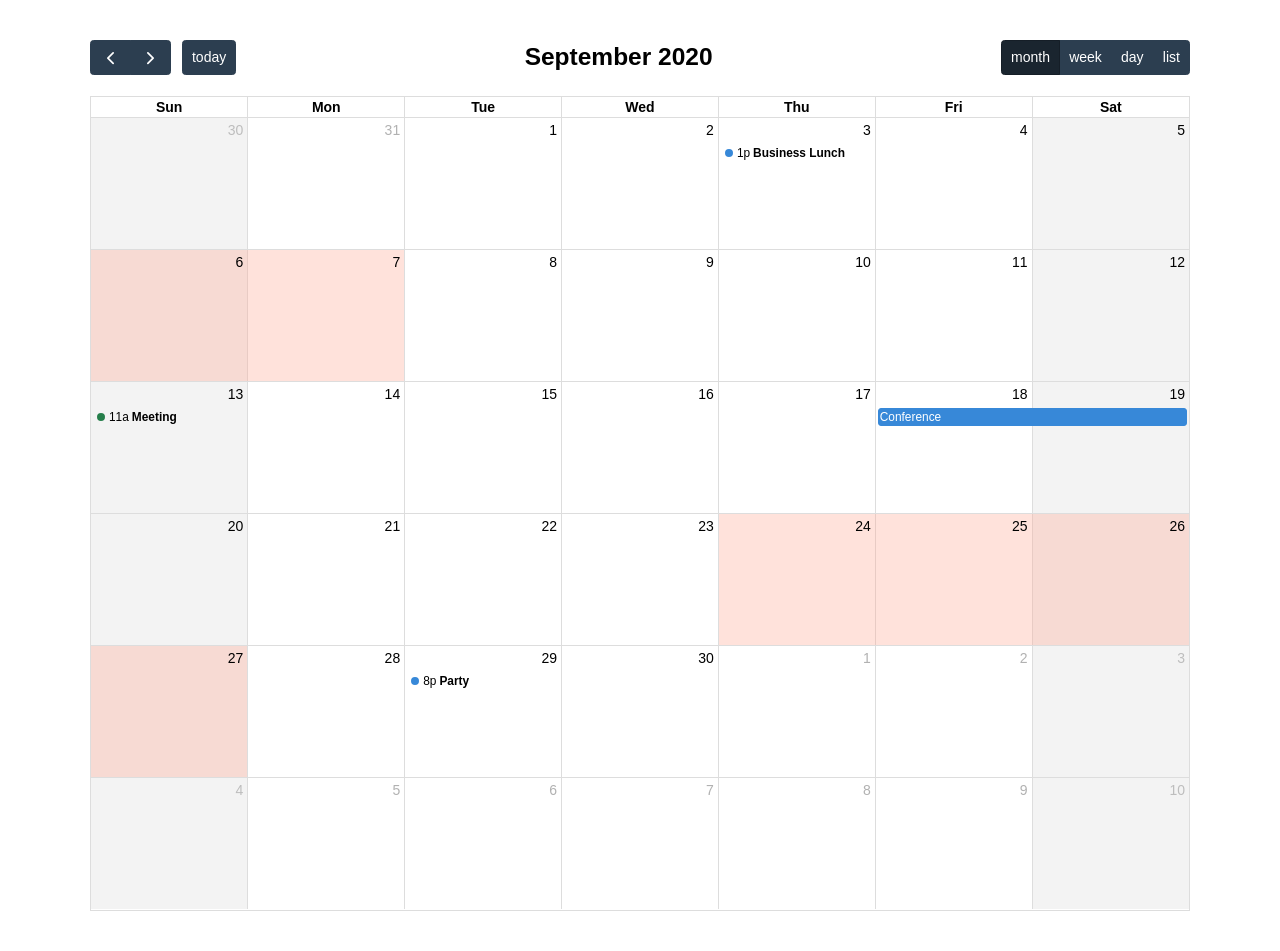
<file: css/fullcalendar-5.10.2/examples/background-events.html>
<!DOCTYPE html>
<html>
<head>
<meta charset='utf-8' />
<link href='../lib/main.css' rel='stylesheet' />
<script src='../lib/main.js'></script>
<script>

  document.addEventListener('DOMContentLoaded', function() {
    var calendarEl = document.getElementById('calendar');

    var calendar = new FullCalendar.Calendar(calendarEl, {
      headerToolbar: {
        left: 'prev,next today',
        center: 'title',
        right: 'dayGridMonth,timeGridWeek,timeGridDay,listMonth'
      },
      initialDate: '2020-09-12',
      navLinks: true, // can click day/week names to navigate views
      businessHours: true, // display business hours
      editable: true,
      selectable: true,
      events: [
        {
          title: 'Business Lunch',
          start: '2020-09-03T13:00:00',
          constraint: 'businessHours'
        },
        {
          title: 'Meeting',
          start: '2020-09-13T11:00:00',
          constraint: 'availableForMeeting', // defined below
          color: '#257e4a'
        },
        {
          title: 'Conference',
          start: '2020-09-18',
          end: '2020-09-20'
        },
        {
          title: 'Party',
          start: '2020-09-29T20:00:00'
        },

        // areas where "Meeting" must be dropped
        {
          groupId: 'availableForMeeting',
          start: '2020-09-11T10:00:00',
          end: '2020-09-11T16:00:00',
          display: 'background'
        },
        {
          groupId: 'availableForMeeting',
          start: '2020-09-13T10:00:00',
          end: '2020-09-13T16:00:00',
          display: 'background'
        },

        // red areas where no events can be dropped
        {
          start: '2020-09-24',
          end: '2020-09-28',
          overlap: false,
          display: 'background',
          color: '#ff9f89'
        },
        {
          start: '2020-09-06',
          end: '2020-09-08',
          overlap: false,
          display: 'background',
          color: '#ff9f89'
        }
      ]
    });

    calendar.render();
  });

</script>
<style>

  body {
    margin: 40px 10px;
    padding: 0;
    font-family: Arial, Helvetica Neue, Helvetica, sans-serif;
    font-size: 14px;
  }

  #calendar {
    max-width: 1100px;
    margin: 0 auto;
  }

</style>
</head>
<body>

  <div id='calendar'></div>

</body>
</html>
</file>
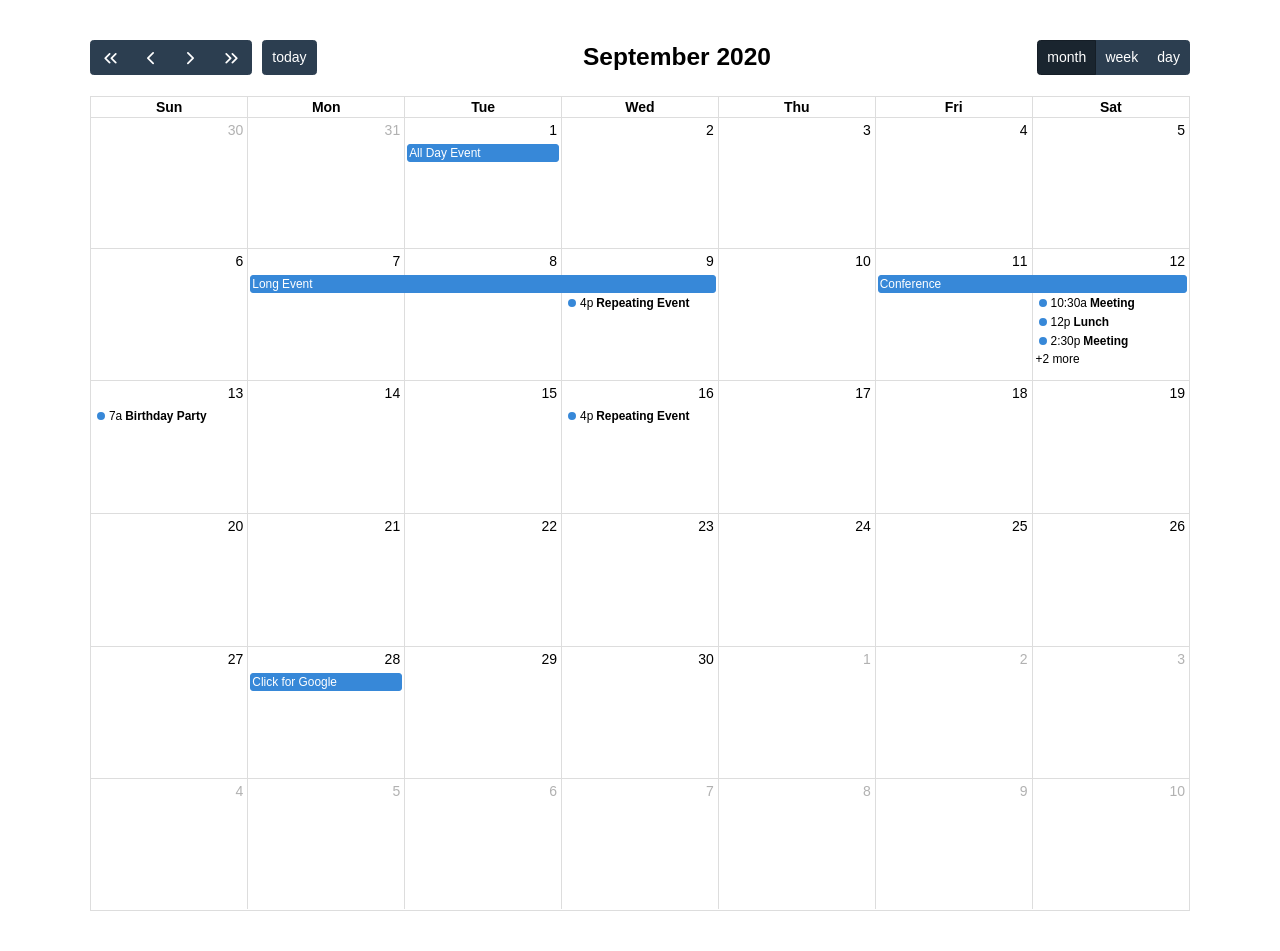
<file: css/fullcalendar-5.10.2/examples/daygrid-views.html>
<!DOCTYPE html>
<html>
<head>
<meta charset='utf-8' />
<link href='../lib/main.css' rel='stylesheet' />
<script src='../lib/main.js'></script>
<script>

  document.addEventListener('DOMContentLoaded', function() {
    var calendarEl = document.getElementById('calendar');

    var calendar = new FullCalendar.Calendar(calendarEl, {
      headerToolbar: {
        left: 'prevYear,prev,next,nextYear today',
        center: 'title',
        right: 'dayGridMonth,dayGridWeek,dayGridDay'
      },
      initialDate: '2020-09-12',
      navLinks: true, // can click day/week names to navigate views
      editable: true,
      dayMaxEvents: true, // allow "more" link when too many events
      events: [
        {
          title: 'All Day Event',
          start: '2020-09-01'
        },
        {
          title: 'Long Event',
          start: '2020-09-07',
          end: '2020-09-10'
        },
        {
          groupId: 999,
          title: 'Repeating Event',
          start: '2020-09-09T16:00:00'
        },
        {
          groupId: 999,
          title: 'Repeating Event',
          start: '2020-09-16T16:00:00'
        },
        {
          title: 'Conference',
          start: '2020-09-11',
          end: '2020-09-13'
        },
        {
          title: 'Meeting',
          start: '2020-09-12T10:30:00',
          end: '2020-09-12T12:30:00'
        },
        {
          title: 'Lunch',
          start: '2020-09-12T12:00:00'
        },
        {
          title: 'Meeting',
          start: '2020-09-12T14:30:00'
        },
        {
          title: 'Happy Hour',
          start: '2020-09-12T17:30:00'
        },
        {
          title: 'Dinner',
          start: '2020-09-12T20:00:00'
        },
        {
          title: 'Birthday Party',
          start: '2020-09-13T07:00:00'
        },
        {
          title: 'Click for Google',
          url: 'http://google.com/',
          start: '2020-09-28'
        }
      ]
    });

    calendar.render();
  });

</script>
<style>

  body {
    margin: 40px 10px;
    padding: 0;
    font-family: Arial, Helvetica Neue, Helvetica, sans-serif;
    font-size: 14px;
  }

  #calendar {
    max-width: 1100px;
    margin: 0 auto;
  }

</style>
</head>
<body>

  <div id='calendar'></div>

</body>
</html>
</file>
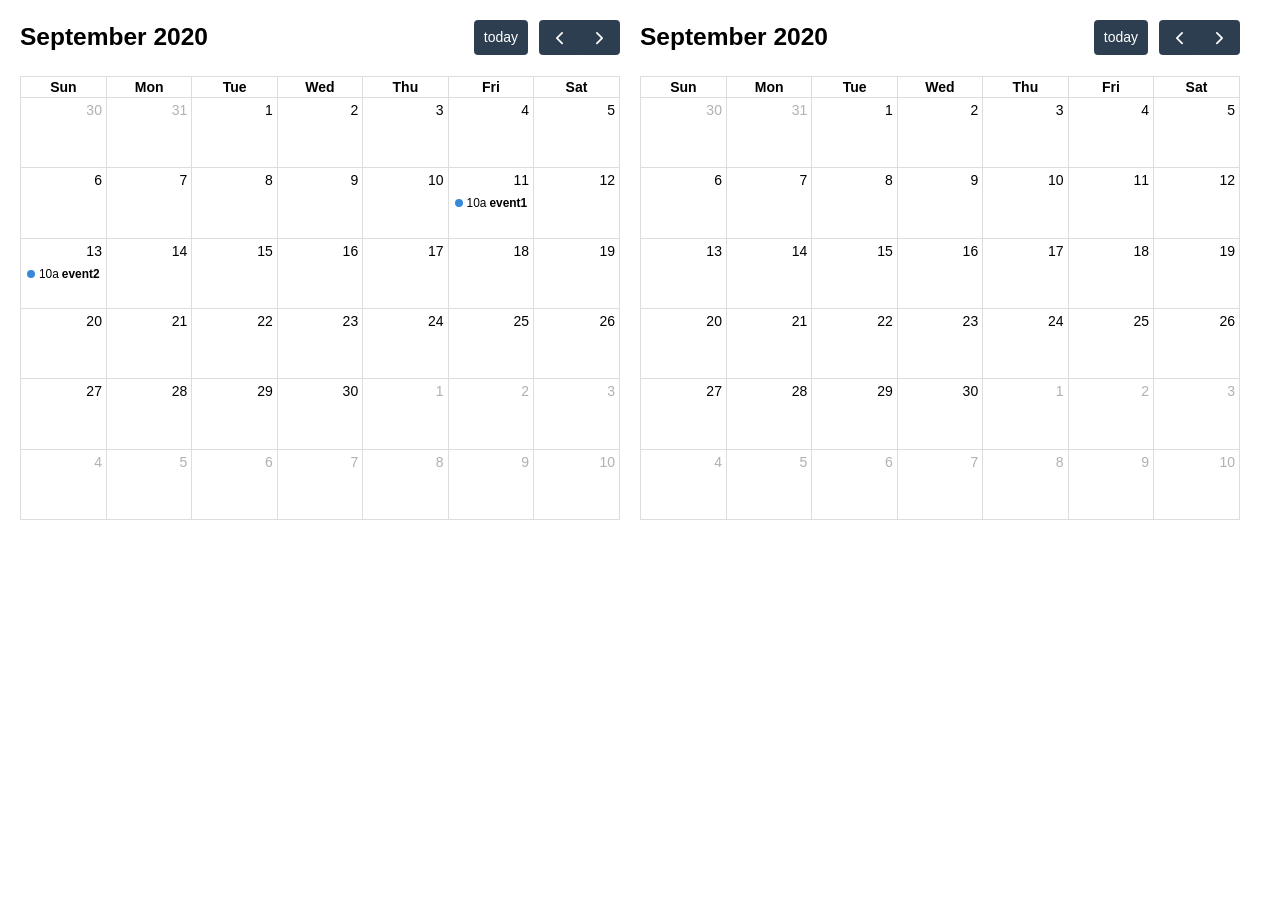
<file: css/fullcalendar-5.10.2/examples/external-dragging-2cals.html>
<!DOCTYPE html>
<html>
<head>
<meta charset='utf-8' />
<link href='../lib/main.css' rel='stylesheet' />
<script src='../lib/main.js'></script>
<script>

  document.addEventListener('DOMContentLoaded', function() {
    var srcCalendarEl = document.getElementById('source-calendar');
    var destCalendarEl = document.getElementById('destination-calendar');

    var srcCalendar = new FullCalendar.Calendar(srcCalendarEl, {
      editable: true,
      initialDate: '2020-09-12',
      events: [
        {
          title: 'event1',
          start: '2020-09-11T10:00:00',
          end: '2020-09-11T16:00:00'
        },
        {
          title: 'event2',
          start: '2020-09-13T10:00:00',
          end: '2020-09-13T16:00:00'
        }
      ],
      eventLeave: function(info) {
        console.log('event left!', info.event);
      }
    });

    var destCalendar = new FullCalendar.Calendar(destCalendarEl, {
      initialDate: '2020-09-12',
      editable: true,
      droppable: true, // will let it receive events!
      eventReceive: function(info) {
        console.log('event received!', info.event);
      }
    });

    srcCalendar.render();
    destCalendar.render();
  });

</script>
<style>

  body {
    margin: 20px 0 0 20px;
    font-size: 14px;
    font-family: Arial, Helvetica Neue, Helvetica, sans-serif;
  }

  #source-calendar,
  #destination-calendar {
    float: left;
    width: 600px;
    margin: 0 20px 20px 0;
  }

</style>
</head>
<body>

  <div id='source-calendar'></div>
  <div id='destination-calendar'></div>

</body>
</html>
</file>
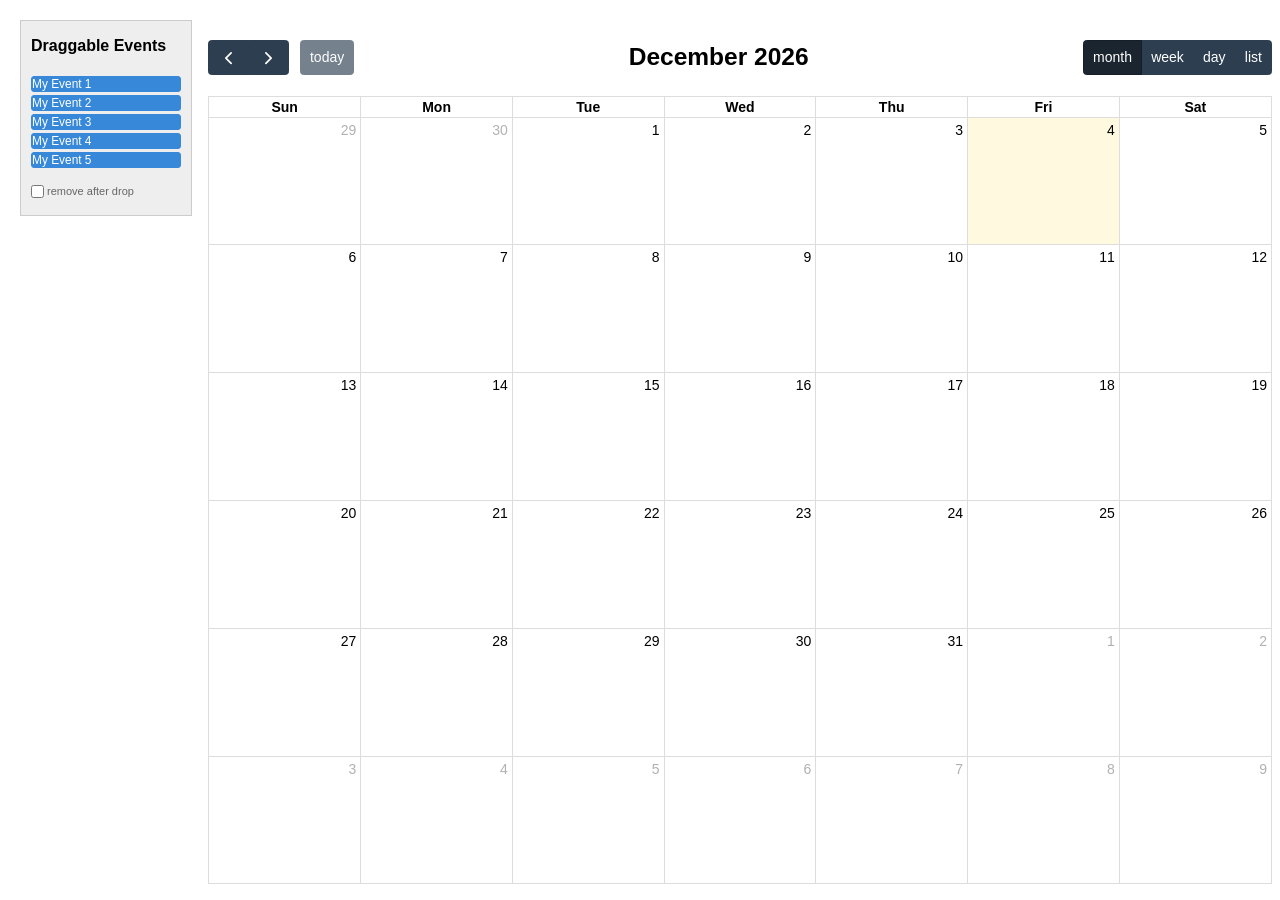
<file: css/fullcalendar-5.10.2/examples/external-dragging-builtin.html>
<!DOCTYPE html>
<html>
<head>
<meta charset='utf-8' />
<link href='../lib/main.css' rel='stylesheet' />
<script src='../lib/main.js'></script>
<script>

  document.addEventListener('DOMContentLoaded', function() {

    /* initialize the external events
    -----------------------------------------------------------------*/

    var containerEl = document.getElementById('external-events-list');
    new FullCalendar.Draggable(containerEl, {
      itemSelector: '.fc-event',
      eventData: function(eventEl) {
        return {
          title: eventEl.innerText.trim()
        }
      }
    });

    //// the individual way to do it
    // var containerEl = document.getElementById('external-events-list');
    // var eventEls = Array.prototype.slice.call(
    //   containerEl.querySelectorAll('.fc-event')
    // );
    // eventEls.forEach(function(eventEl) {
    //   new FullCalendar.Draggable(eventEl, {
    //     eventData: {
    //       title: eventEl.innerText.trim(),
    //     }
    //   });
    // });

    /* initialize the calendar
    -----------------------------------------------------------------*/

    var calendarEl = document.getElementById('calendar');
    var calendar = new FullCalendar.Calendar(calendarEl, {
      headerToolbar: {
        left: 'prev,next today',
        center: 'title',
        right: 'dayGridMonth,timeGridWeek,timeGridDay,listWeek'
      },
      editable: true,
      droppable: true, // this allows things to be dropped onto the calendar
      drop: function(arg) {
        // is the "remove after drop" checkbox checked?
        if (document.getElementById('drop-remove').checked) {
          // if so, remove the element from the "Draggable Events" list
          arg.draggedEl.parentNode.removeChild(arg.draggedEl);
        }
      }
    });
    calendar.render();

  });

</script>
<style>

  body {
    margin-top: 40px;
    font-size: 14px;
    font-family: Arial, Helvetica Neue, Helvetica, sans-serif;
  }

  #external-events {
    position: fixed;
    left: 20px;
    top: 20px;
    width: 150px;
    padding: 0 10px;
    border: 1px solid #ccc;
    background: #eee;
    text-align: left;
  }

  #external-events h4 {
    font-size: 16px;
    margin-top: 0;
    padding-top: 1em;
  }

  #external-events .fc-event {
    margin: 3px 0;
    cursor: move;
  }

  #external-events p {
    margin: 1.5em 0;
    font-size: 11px;
    color: #666;
  }

  #external-events p input {
    margin: 0;
    vertical-align: middle;
  }

  #calendar-wrap {
    margin-left: 200px;
  }

  #calendar {
    max-width: 1100px;
    margin: 0 auto;
  }

</style>
</head>
<body>
  <div id='wrap'>

    <div id='external-events'>
      <h4>Draggable Events</h4>

      <div id='external-events-list'>
        <div class='fc-event fc-h-event fc-daygrid-event fc-daygrid-block-event'>
          <div class='fc-event-main'>My Event 1</div>
        </div>
        <div class='fc-event fc-h-event fc-daygrid-event fc-daygrid-block-event'>
          <div class='fc-event-main'>My Event 2</div>
        </div>
        <div class='fc-event fc-h-event fc-daygrid-event fc-daygrid-block-event'>
          <div class='fc-event-main'>My Event 3</div>
        </div>
        <div class='fc-event fc-h-event fc-daygrid-event fc-daygrid-block-event'>
          <div class='fc-event-main'>My Event 4</div>
        </div>
        <div class='fc-event fc-h-event fc-daygrid-event fc-daygrid-block-event'>
          <div class='fc-event-main'>My Event 5</div>
        </div>
      </div>

      <p>
        <input type='checkbox' id='drop-remove' />
        <label for='drop-remove'>remove after drop</label>
      </p>
    </div>

    <div id='calendar-wrap'>
      <div id='calendar'></div>
    </div>

  </div>
</body>
</html>
</file>
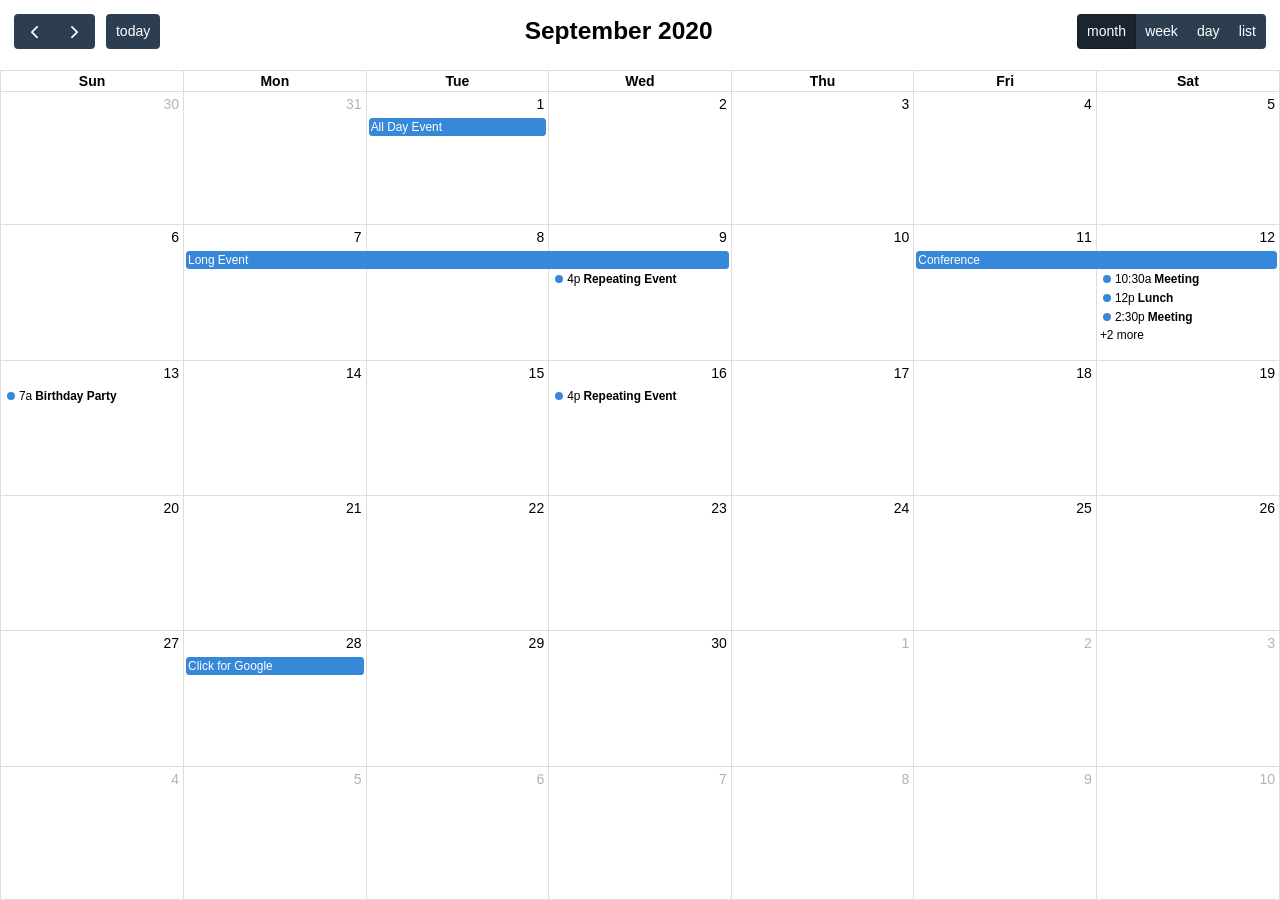
<file: css/fullcalendar-5.10.2/examples/full-height.html>
<!DOCTYPE html>
<html>
<head>
<meta charset='utf-8' />
<link href='../lib/main.css' rel='stylesheet' />
<script src='../lib/main.js'></script>
<script>

  document.addEventListener('DOMContentLoaded', function() {
    var calendarEl = document.getElementById('calendar');

    var calendar = new FullCalendar.Calendar(calendarEl, {
      height: '100%',
      expandRows: true,
      slotMinTime: '08:00',
      slotMaxTime: '20:00',
      headerToolbar: {
        left: 'prev,next today',
        center: 'title',
        right: 'dayGridMonth,timeGridWeek,timeGridDay,listWeek'
      },
      initialView: 'dayGridMonth',
      initialDate: '2020-09-12',
      navLinks: true, // can click day/week names to navigate views
      editable: true,
      selectable: true,
      nowIndicator: true,
      dayMaxEvents: true, // allow "more" link when too many events
      events: [
        {
          title: 'All Day Event',
          start: '2020-09-01',
        },
        {
          title: 'Long Event',
          start: '2020-09-07',
          end: '2020-09-10'
        },
        {
          groupId: 999,
          title: 'Repeating Event',
          start: '2020-09-09T16:00:00'
        },
        {
          groupId: 999,
          title: 'Repeating Event',
          start: '2020-09-16T16:00:00'
        },
        {
          title: 'Conference',
          start: '2020-09-11',
          end: '2020-09-13'
        },
        {
          title: 'Meeting',
          start: '2020-09-12T10:30:00',
          end: '2020-09-12T12:30:00'
        },
        {
          title: 'Lunch',
          start: '2020-09-12T12:00:00'
        },
        {
          title: 'Meeting',
          start: '2020-09-12T14:30:00'
        },
        {
          title: 'Happy Hour',
          start: '2020-09-12T17:30:00'
        },
        {
          title: 'Dinner',
          start: '2020-09-12T20:00:00'
        },
        {
          title: 'Birthday Party',
          start: '2020-09-13T07:00:00'
        },
        {
          title: 'Click for Google',
          url: 'http://google.com/',
          start: '2020-09-28'
        }
      ]
    });

    calendar.render();
  });

</script>
<style>

  html, body {
    overflow: hidden; /* don't do scrollbars */
    font-family: Arial, Helvetica Neue, Helvetica, sans-serif;
    font-size: 14px;
  }

  #calendar-container {
    position: fixed;
    top: 0;
    left: 0;
    right: 0;
    bottom: 0;
  }

  .fc-header-toolbar {
    /*
    the calendar will be butting up against the edges,
    but let's scoot in the header's buttons
    */
    padding-top: 1em;
    padding-left: 1em;
    padding-right: 1em;
  }

</style>
</head>
<body>

  <div id='calendar-container'>
    <div id='calendar'></div>
  </div>

</body>
</html>
</file>
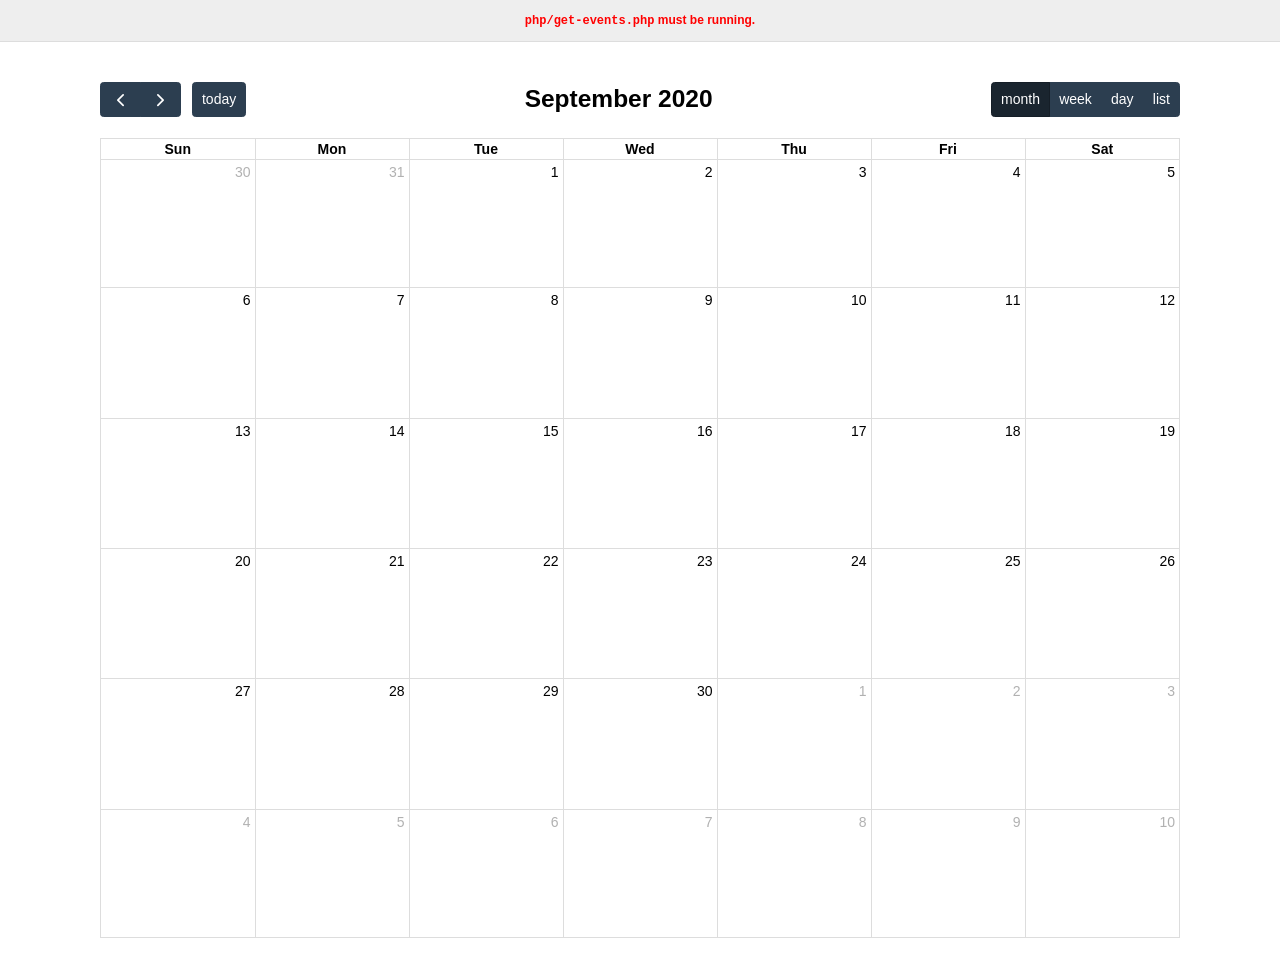
<file: css/fullcalendar-5.10.2/examples/json.html>
<!DOCTYPE html>
<html>
<head>
<meta charset='utf-8' />
<link href='../lib/main.css' rel='stylesheet' />
<script src='../lib/main.js'></script>
<script>

  document.addEventListener('DOMContentLoaded', function() {
    var calendarEl = document.getElementById('calendar');

    var calendar = new FullCalendar.Calendar(calendarEl, {
      headerToolbar: {
        left: 'prev,next today',
        center: 'title',
        right: 'dayGridMonth,timeGridWeek,timeGridDay,listWeek'
      },
      initialDate: '2020-09-12',
      editable: true,
      navLinks: true, // can click day/week names to navigate views
      dayMaxEvents: true, // allow "more" link when too many events
      events: {
        url: 'php/get-events.php',
        failure: function() {
          document.getElementById('script-warning').style.display = 'block'
        }
      },
      loading: function(bool) {
        document.getElementById('loading').style.display =
          bool ? 'block' : 'none';
      }
    });

    calendar.render();
  });

</script>
<style>

  body {
    margin: 0;
    padding: 0;
    font-family: Arial, Helvetica Neue, Helvetica, sans-serif;
    font-size: 14px;
  }

  #script-warning {
    display: none;
    background: #eee;
    border-bottom: 1px solid #ddd;
    padding: 0 10px;
    line-height: 40px;
    text-align: center;
    font-weight: bold;
    font-size: 12px;
    color: red;
  }

  #loading {
    display: none;
    position: absolute;
    top: 10px;
    right: 10px;
  }

  #calendar {
    max-width: 1100px;
    margin: 40px auto;
    padding: 0 10px;
  }

</style>
</head>
<body>

  <div id='script-warning'>
    <code>php/get-events.php</code> must be running.
  </div>

  <div id='loading'>loading...</div>

  <div id='calendar'></div>

</body>
</html>
</file>
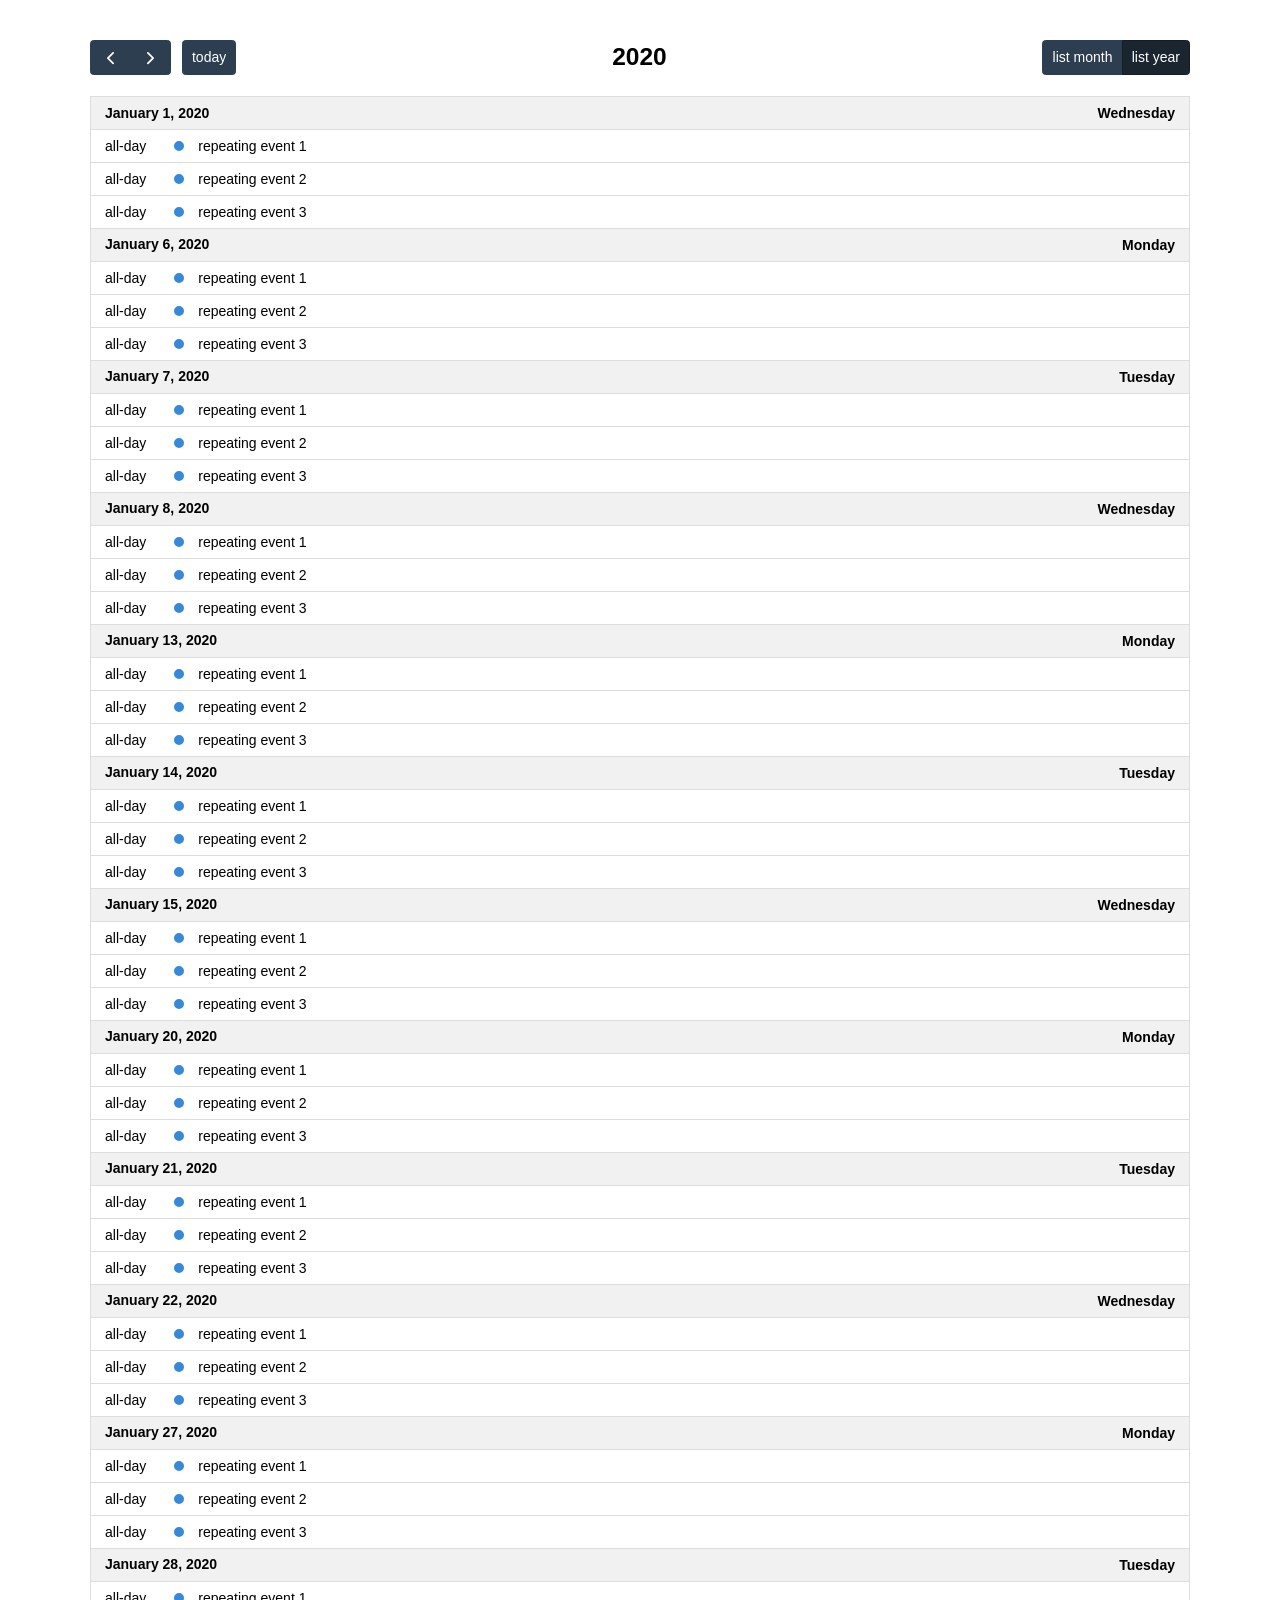
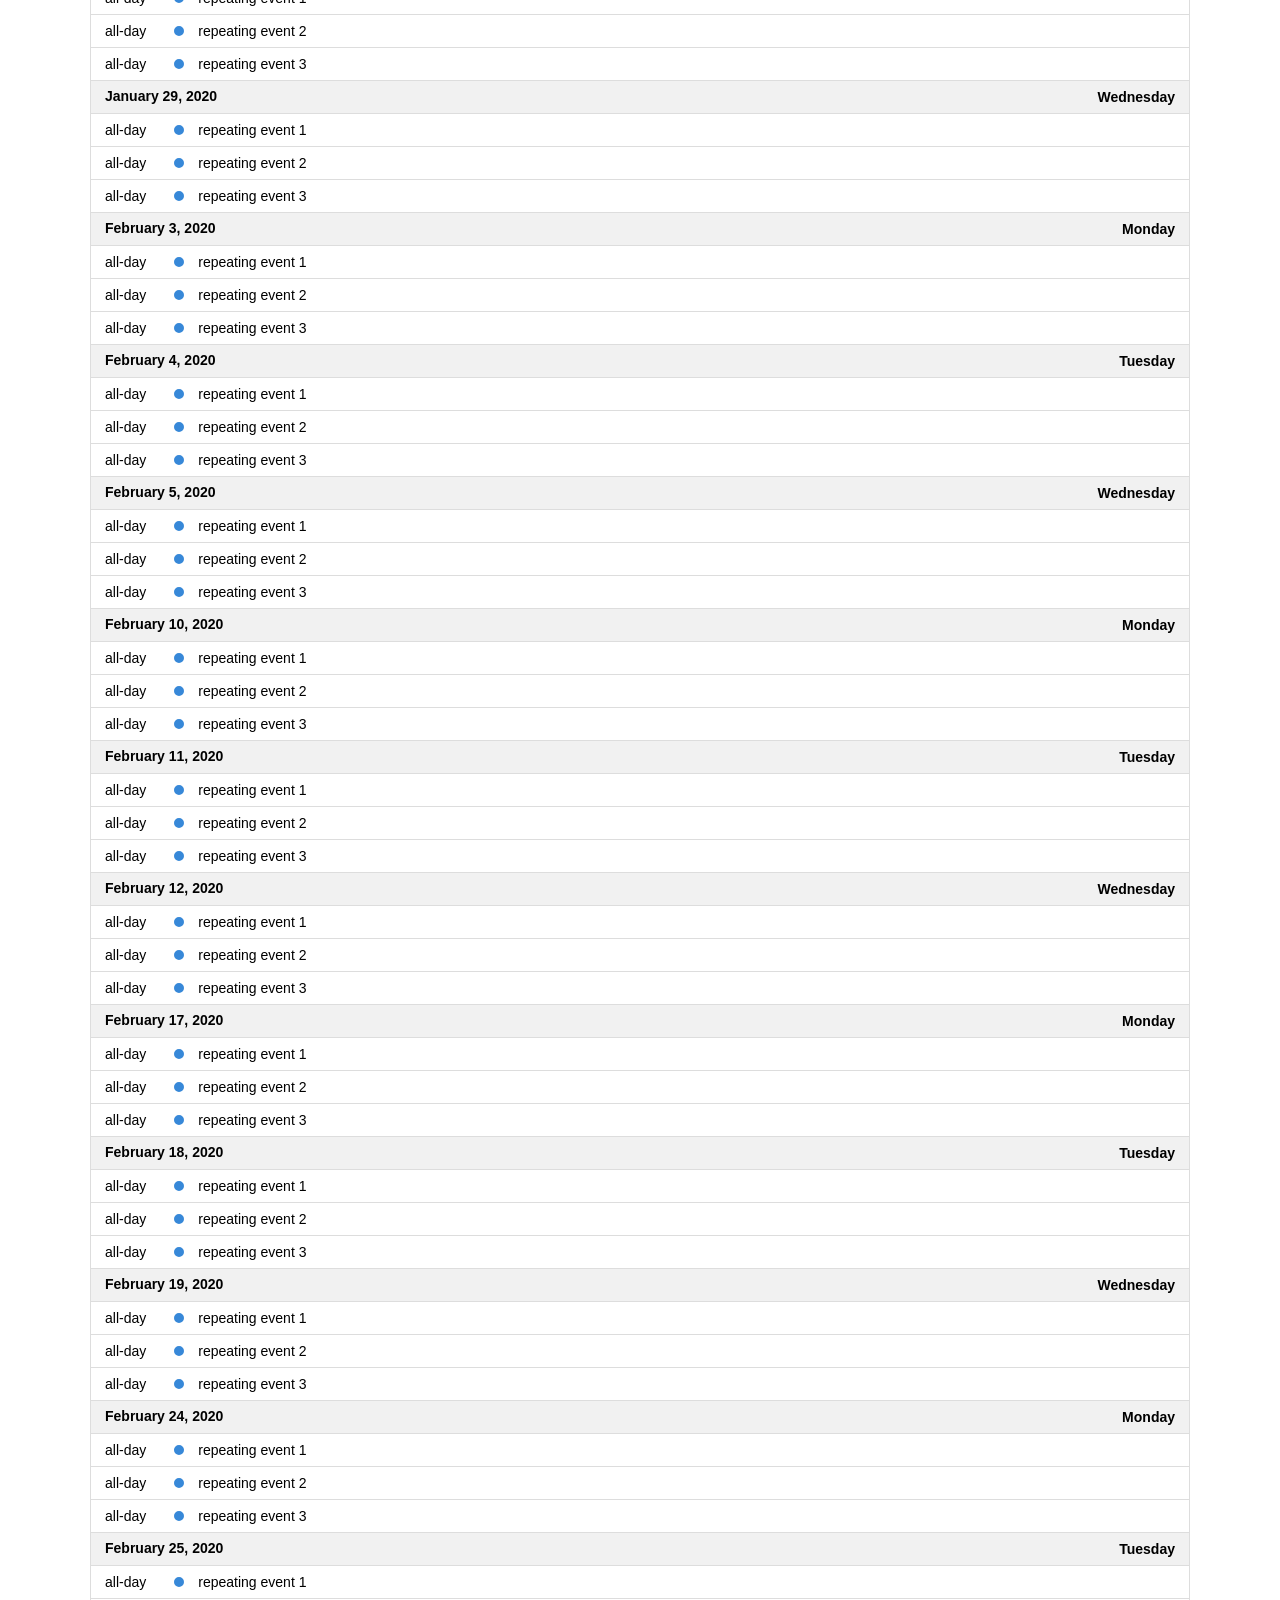
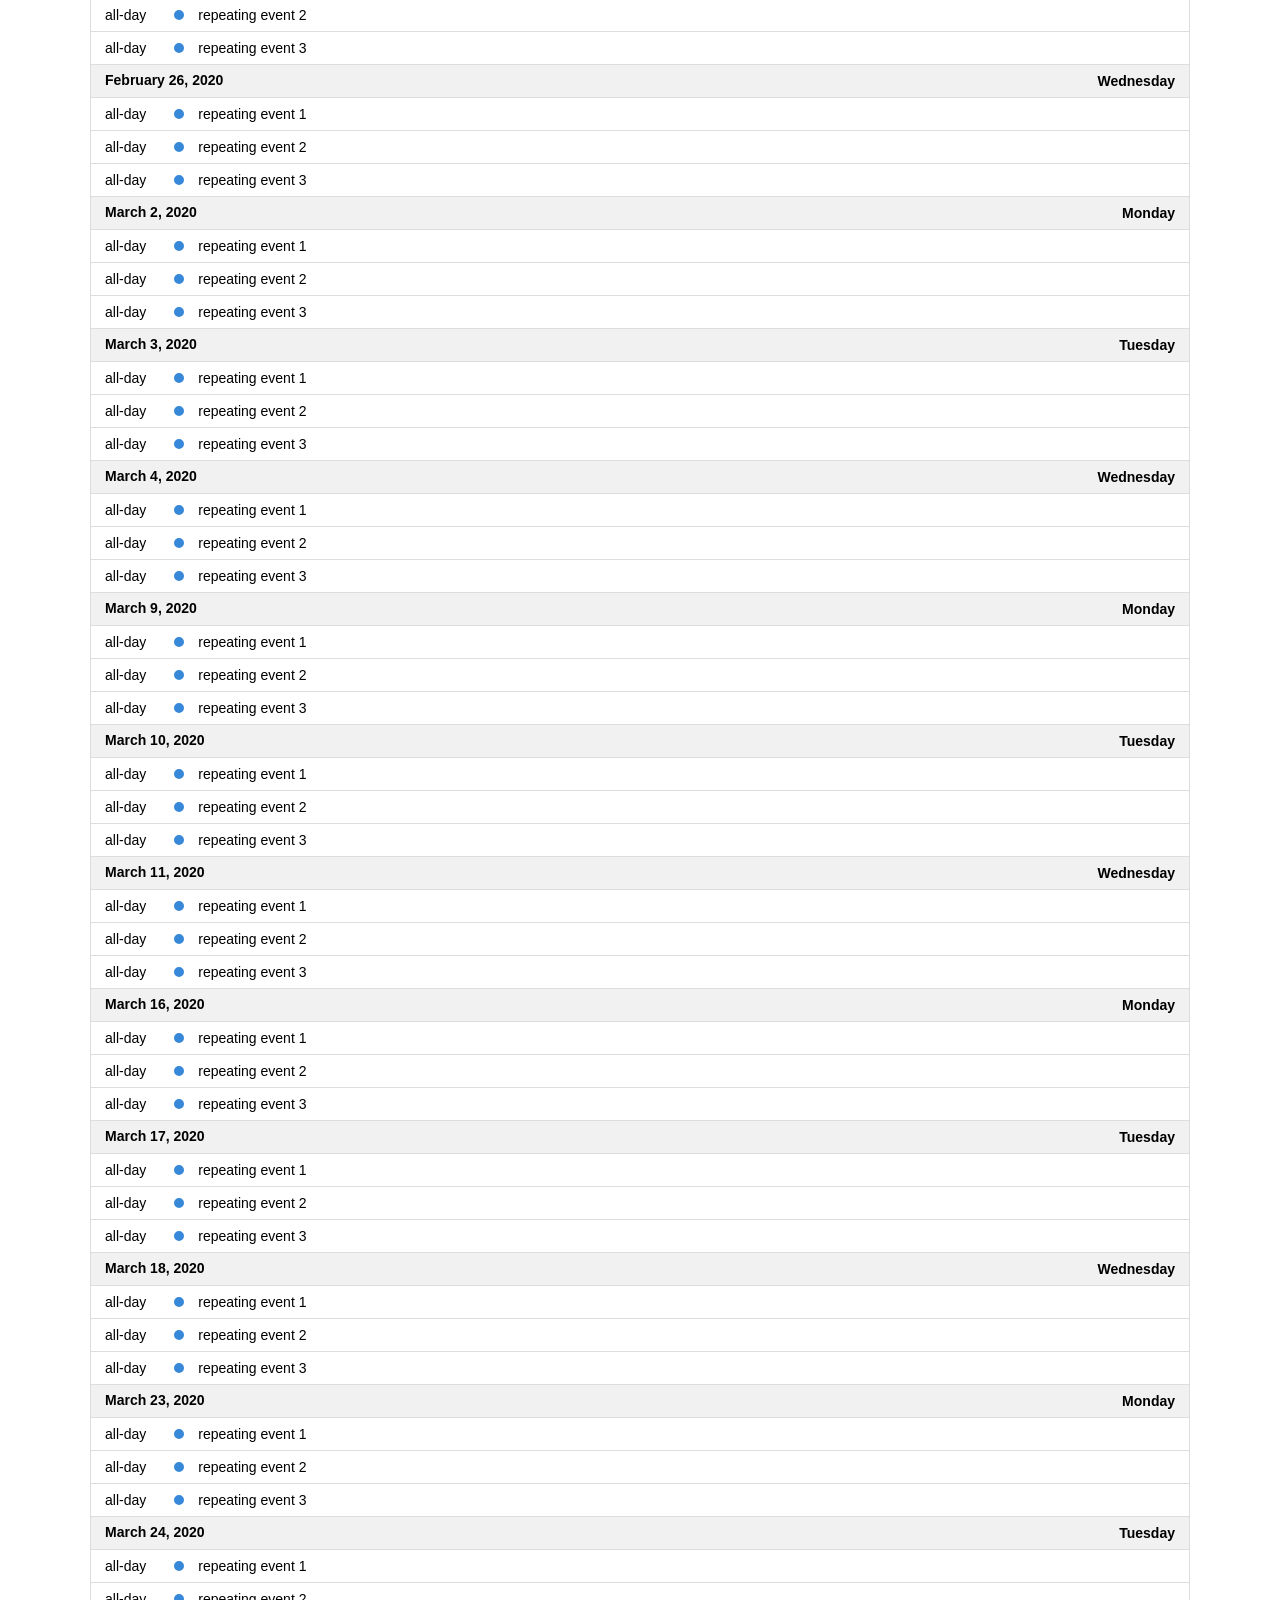
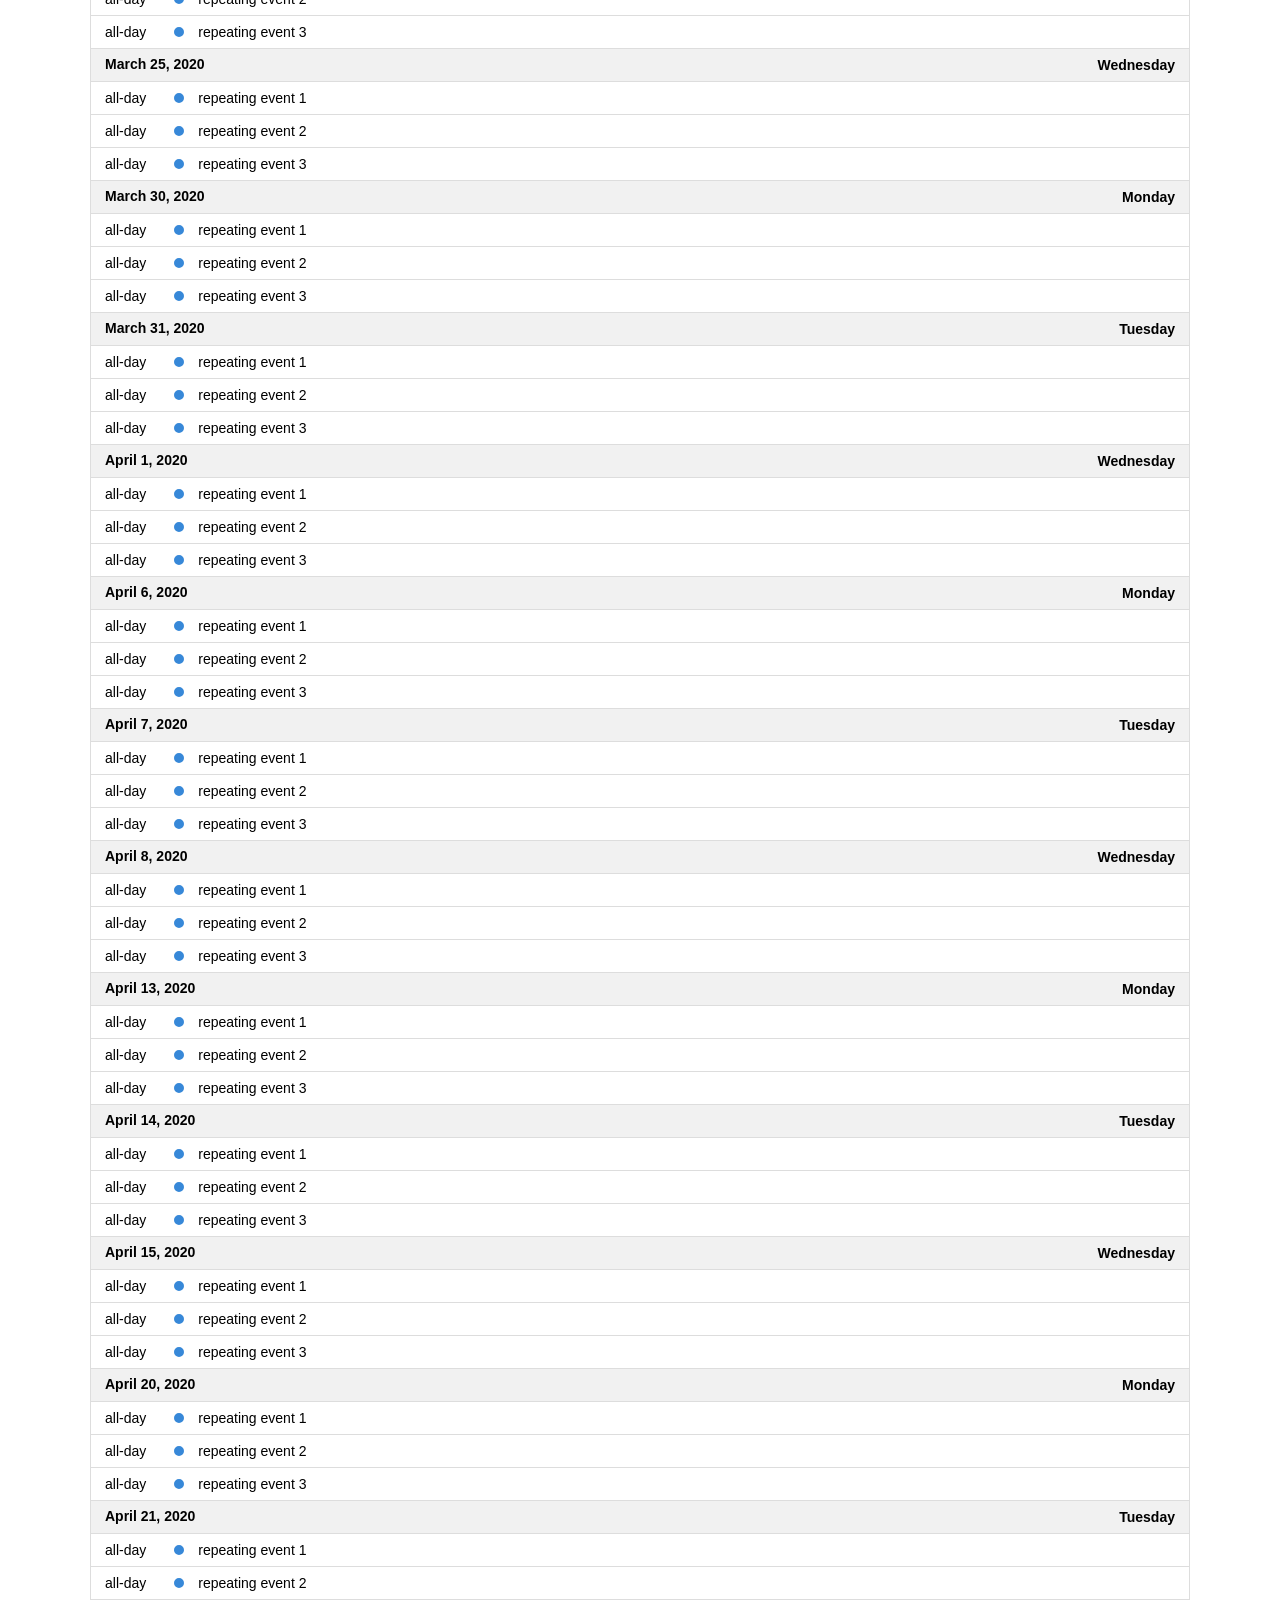
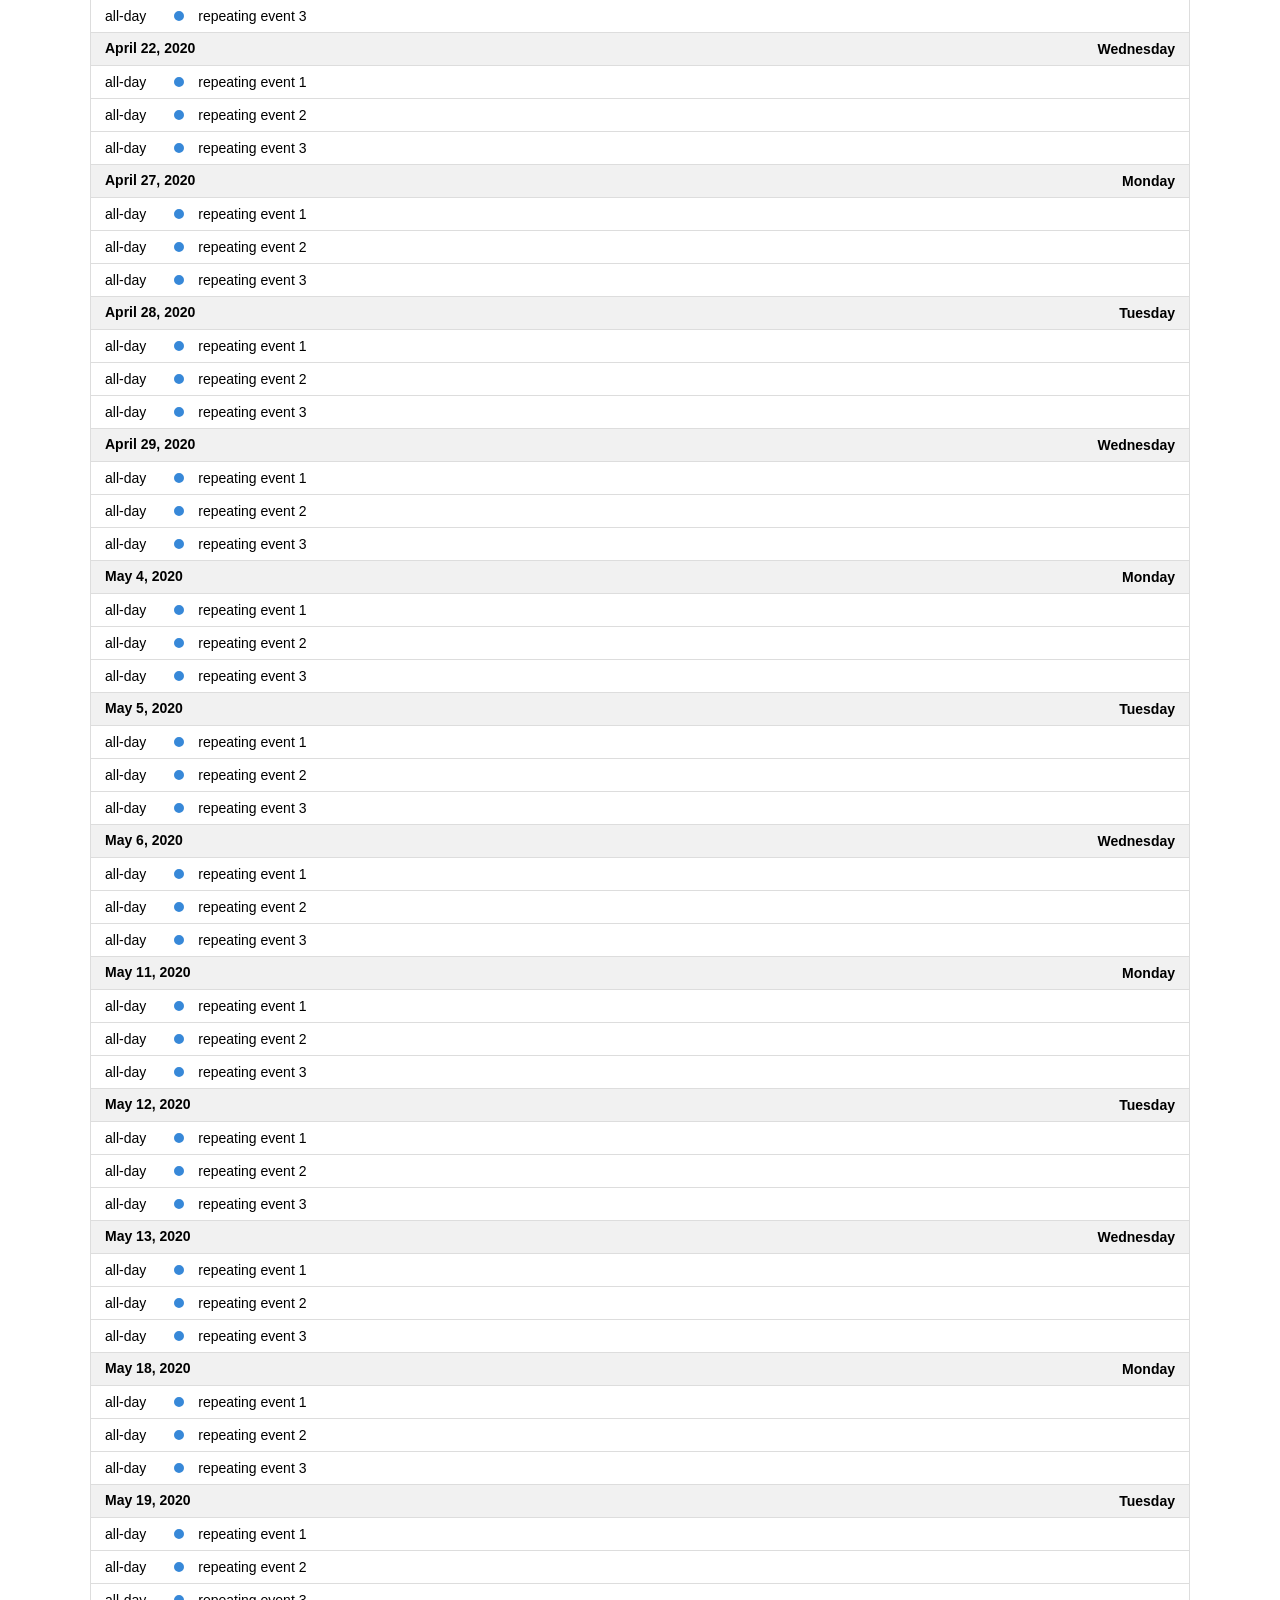
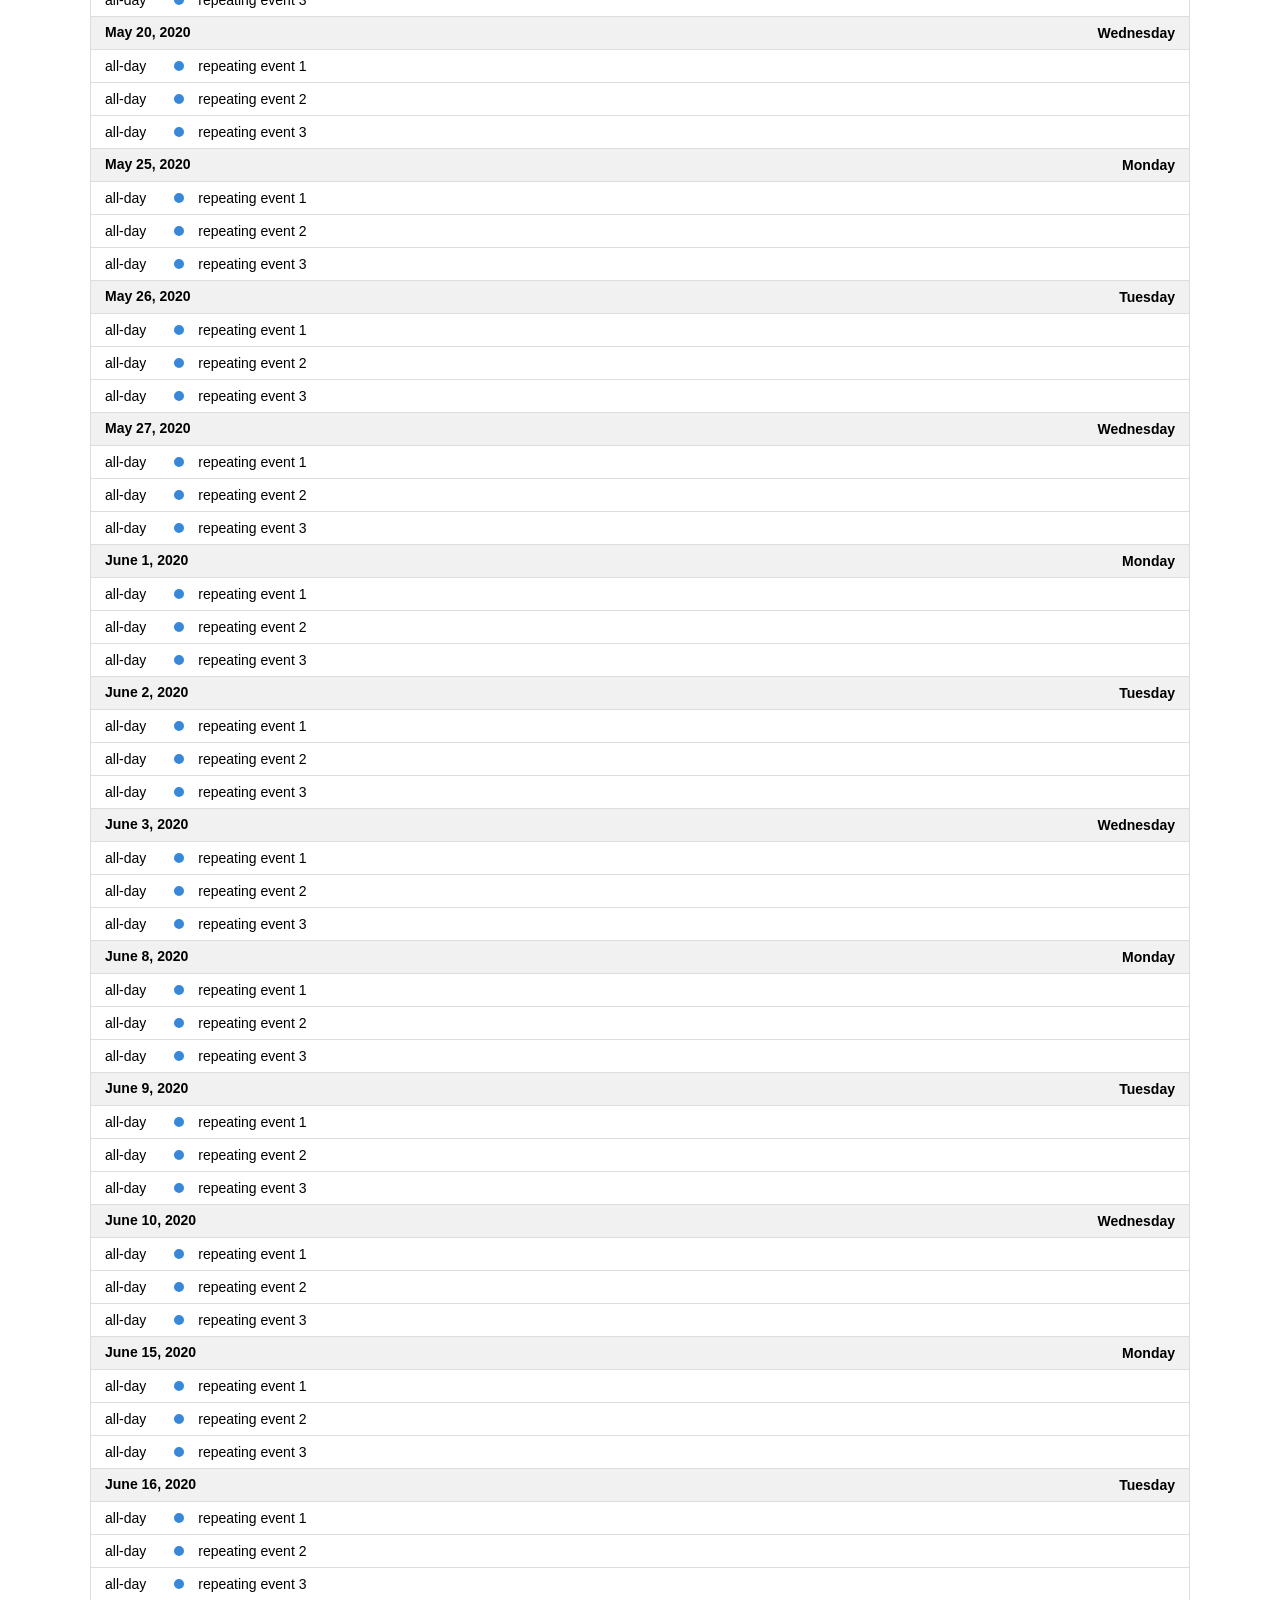
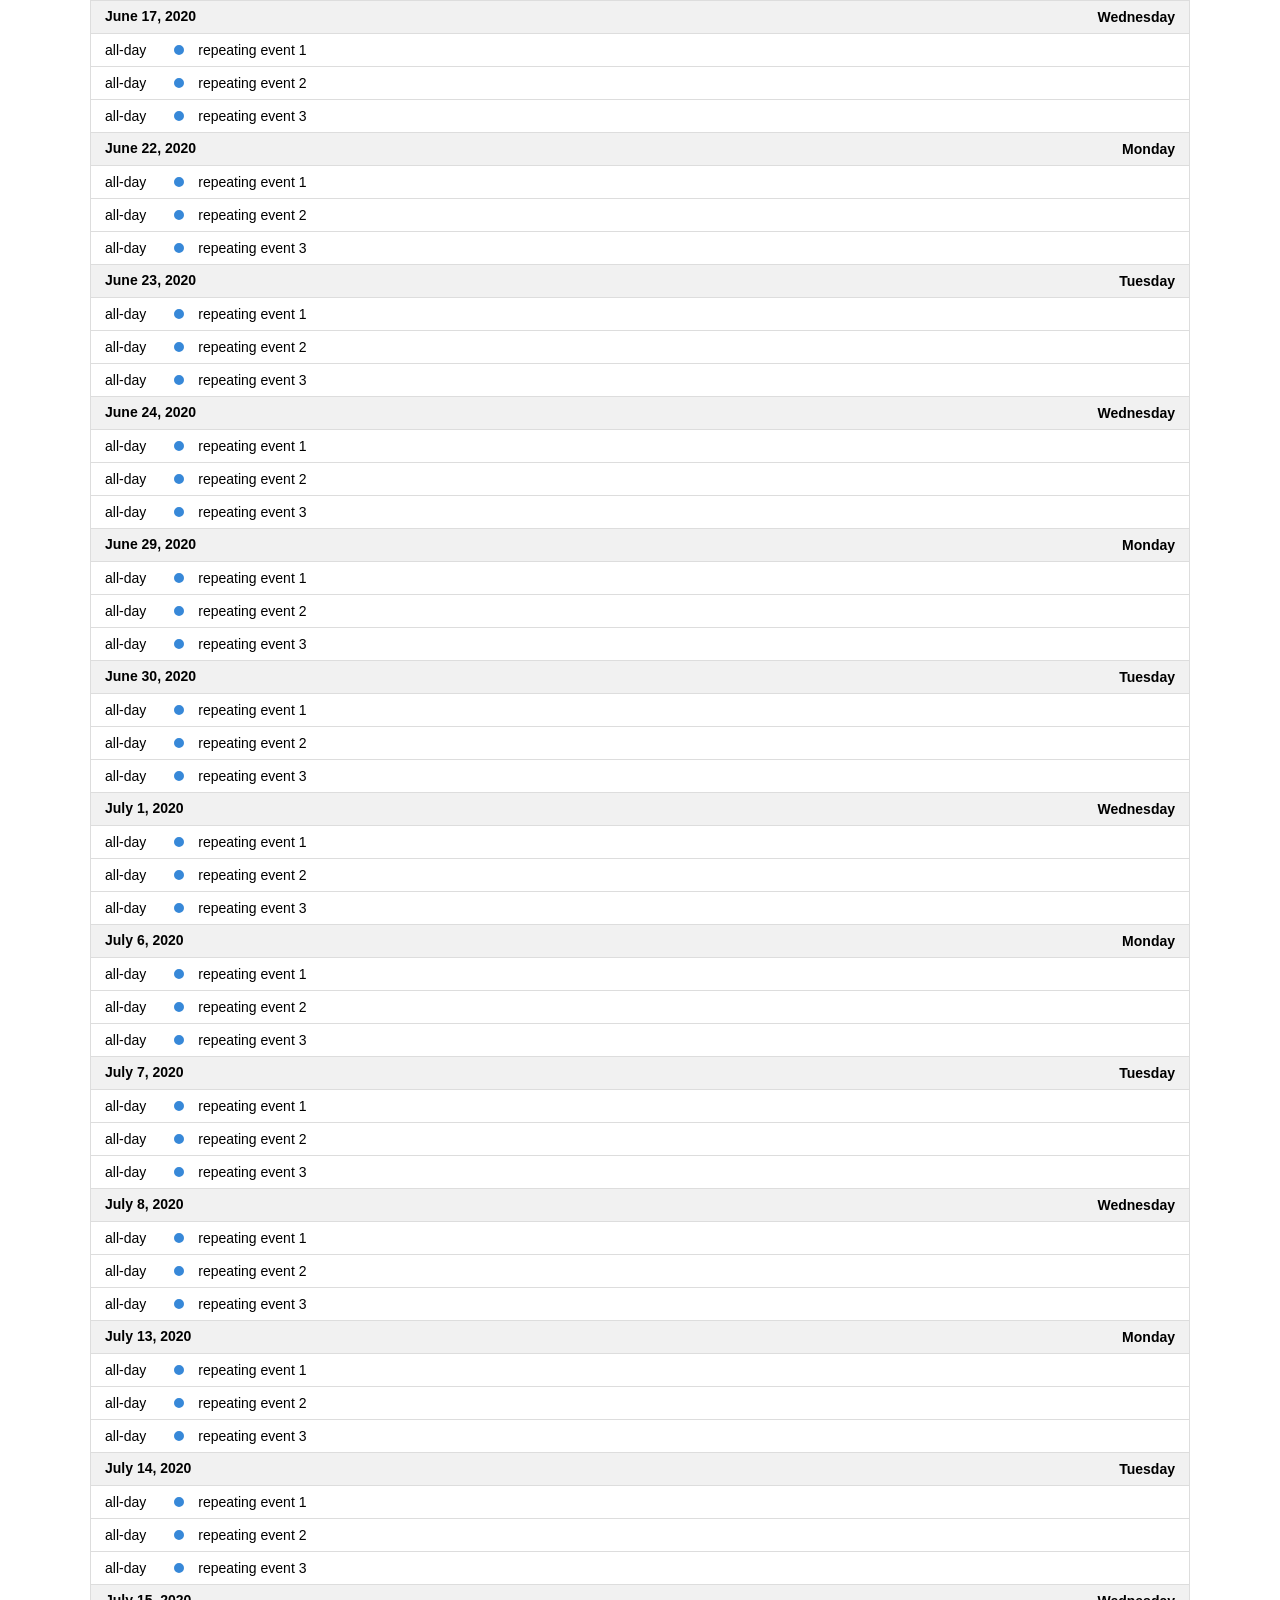
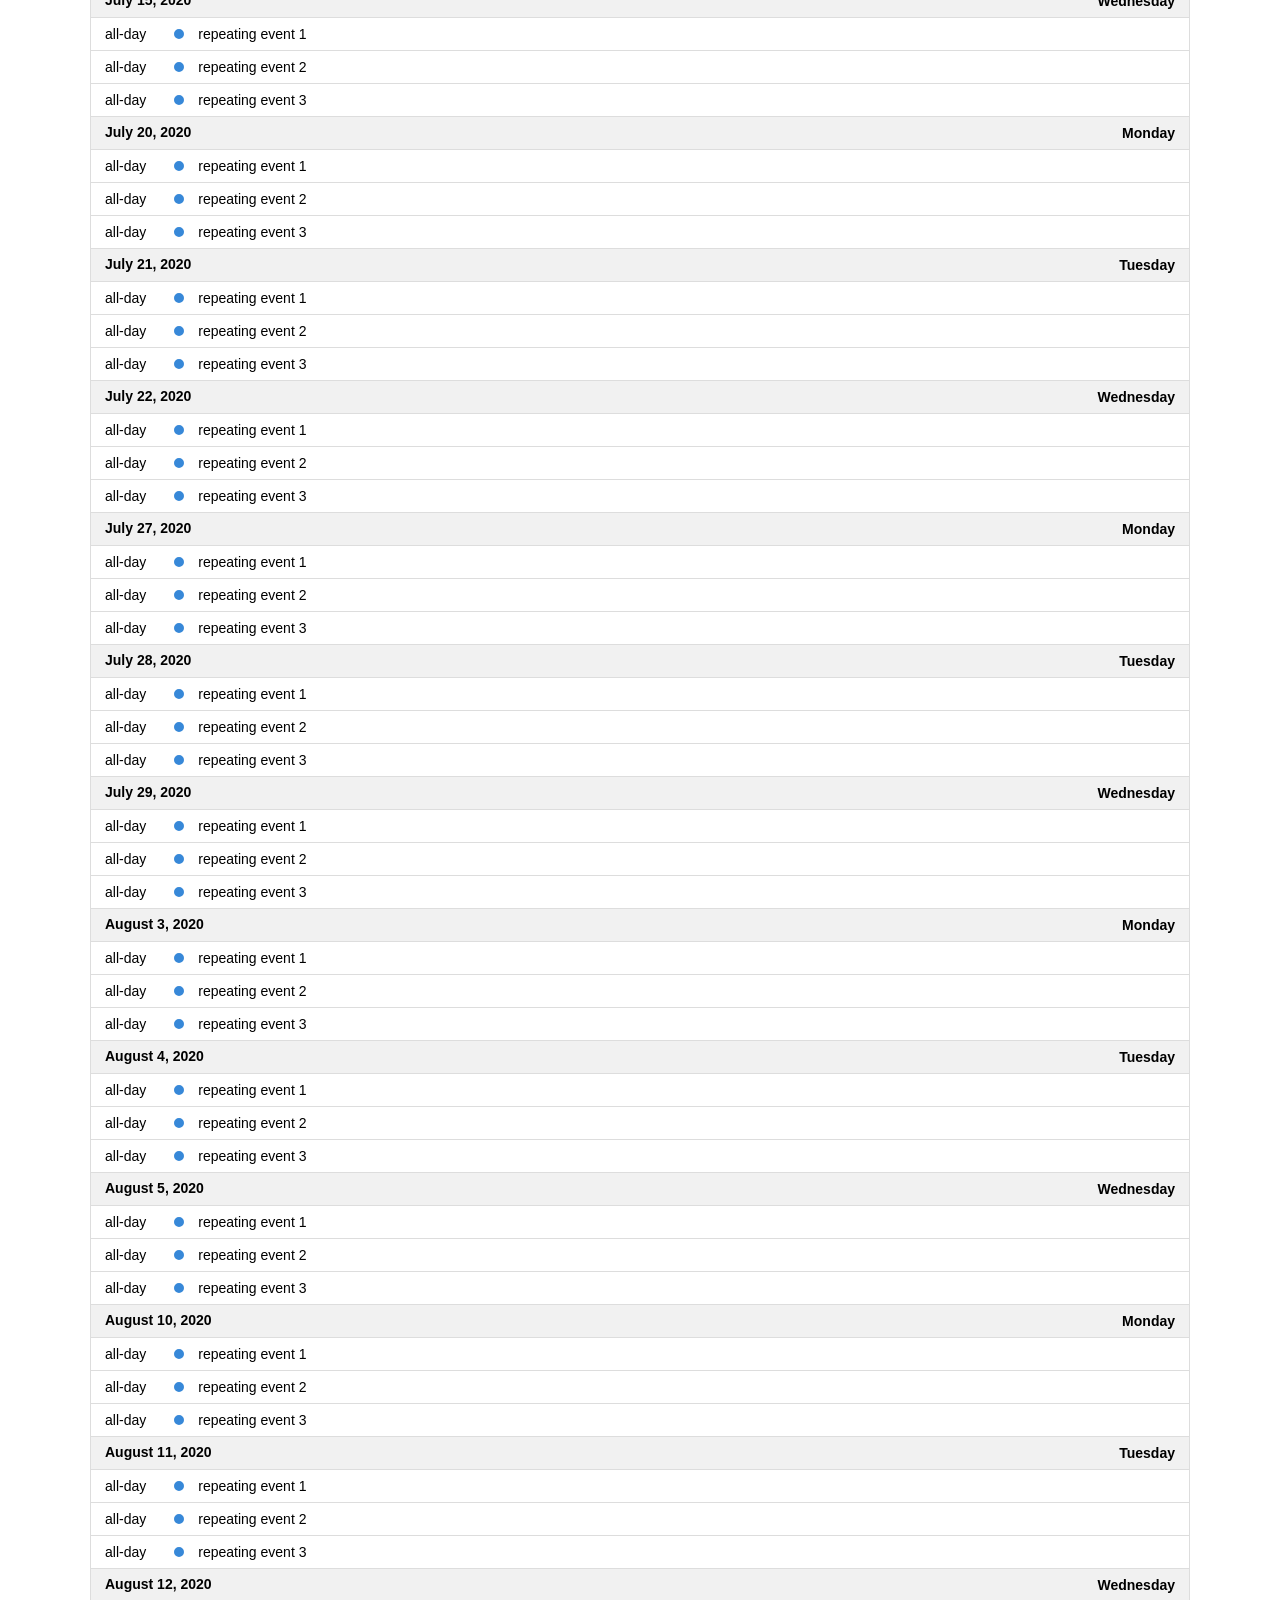
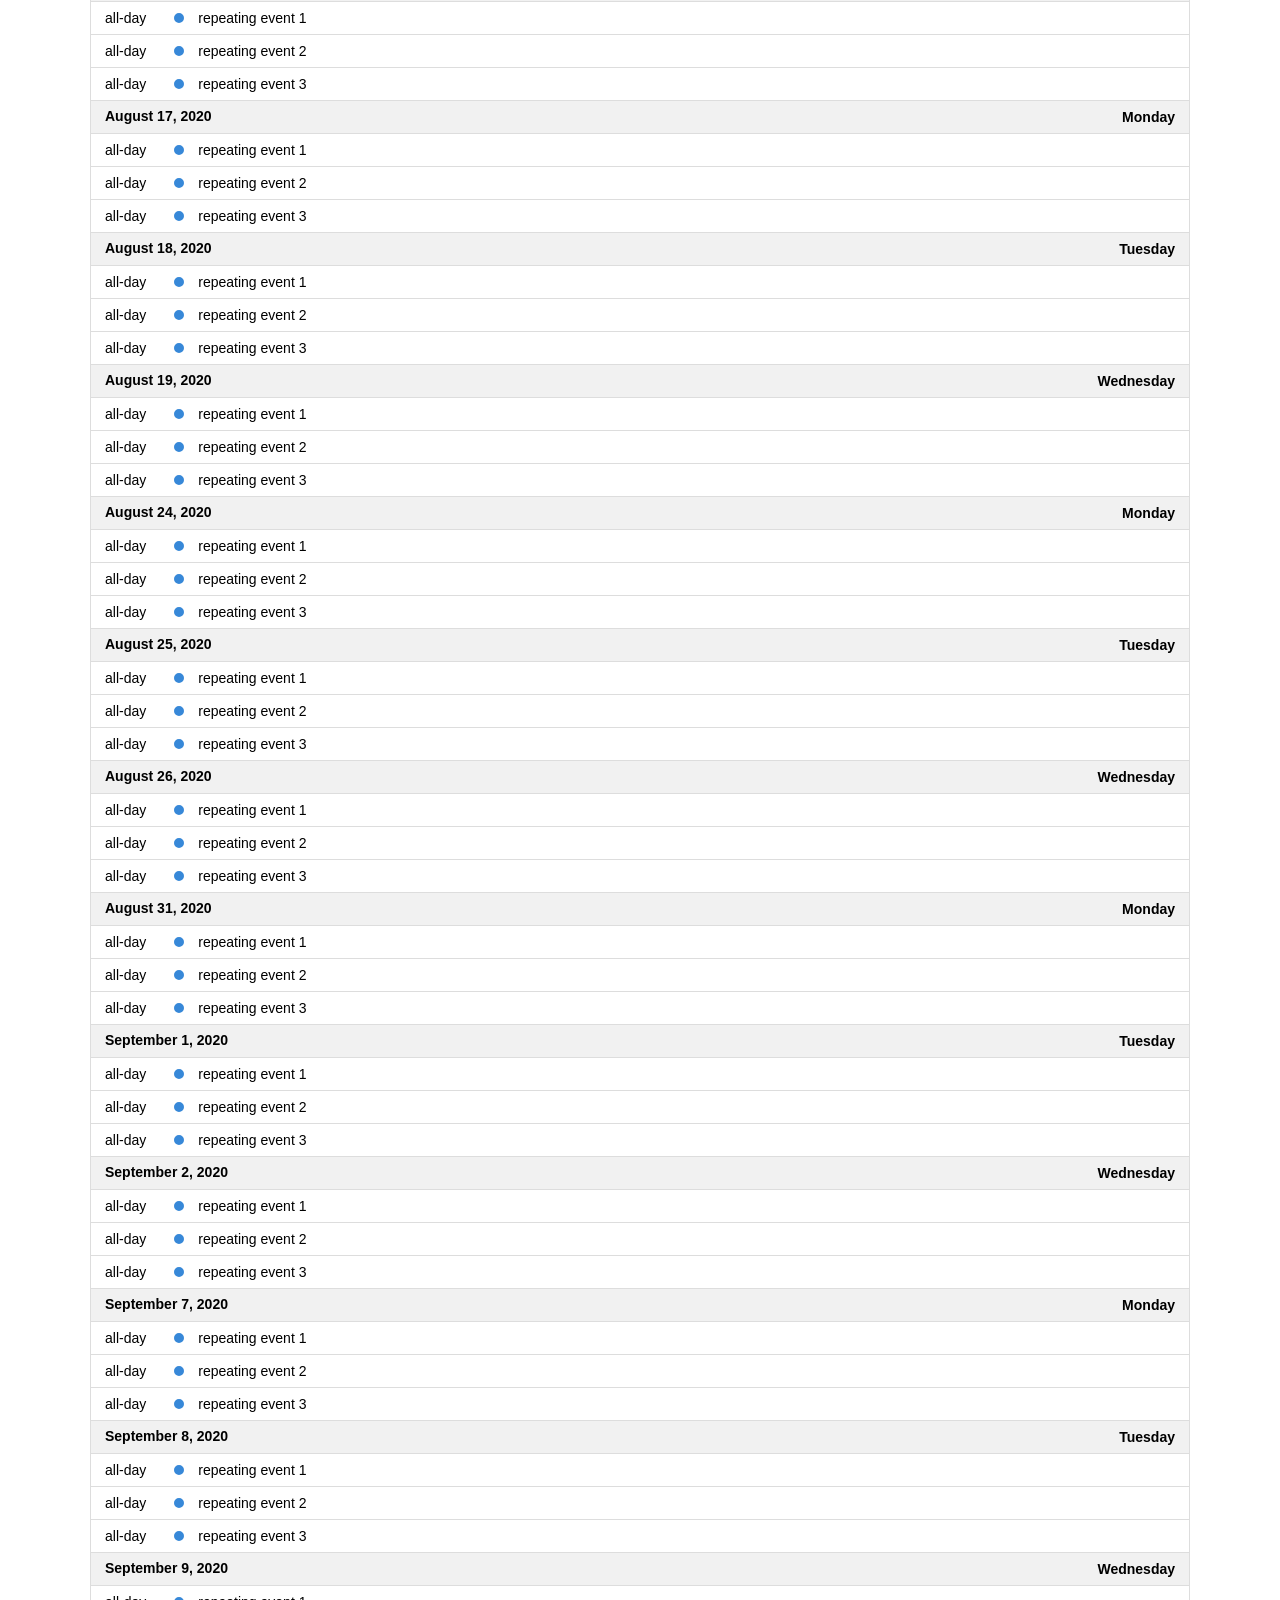
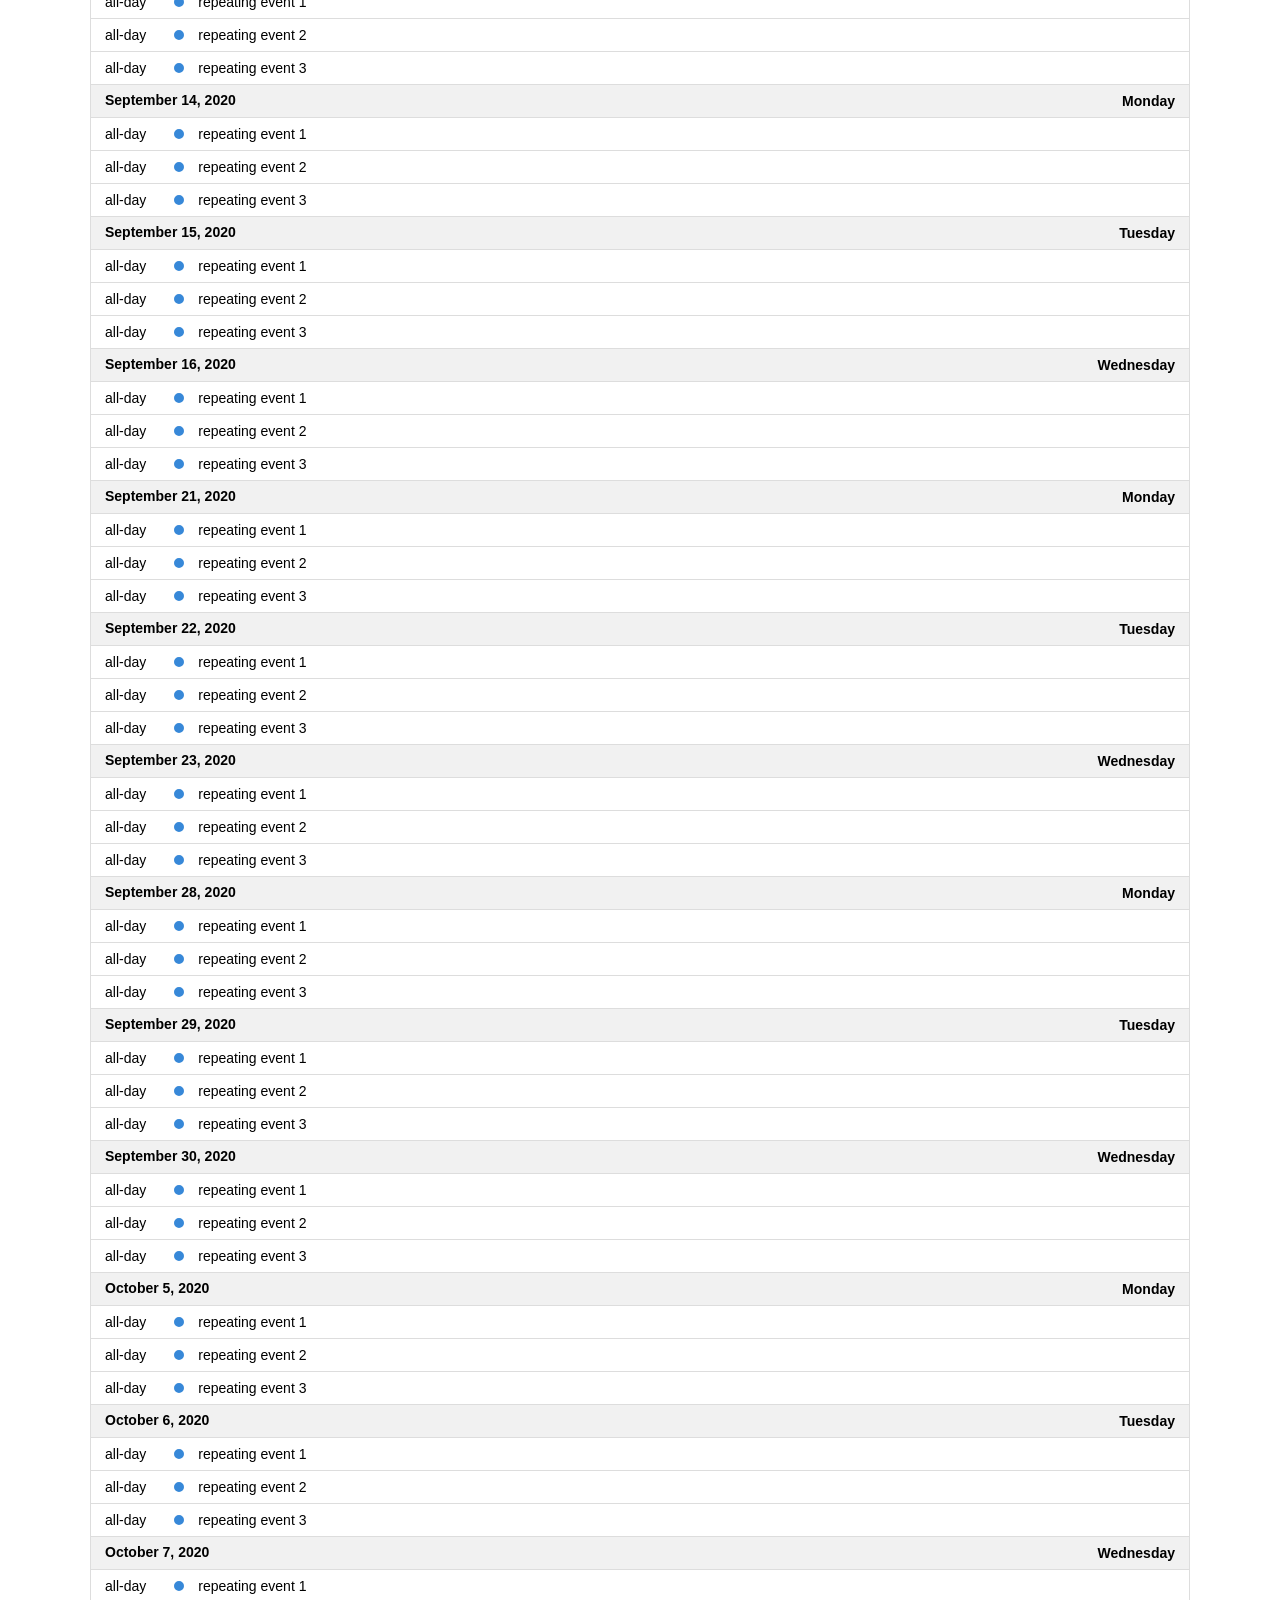
<file: css/fullcalendar-5.10.2/examples/list-sticky-header.html>
<!DOCTYPE html>
<html>
<head>
<meta charset='utf-8' />
<link href='../lib/main.css' rel='stylesheet' />
<script src='../lib/main.js'></script>
<script src='../lib/main.js'></script>
<script>

  document.addEventListener('DOMContentLoaded', function() {
    var calendarEl = document.getElementById('calendar');

    var calendar = new FullCalendar.Calendar(calendarEl, {
      height: 'auto',
      // stickyHeaderDates: false, // for disabling

      headerToolbar: {
        left: 'prev,next today',
        center: 'title',
        right: 'listMonth,listYear'
      },

      // customize the button names,
      // otherwise they'd all just say "list"
      views: {
        listMonth: { buttonText: 'list month' },
        listYear: { buttonText: 'list year' }
      },

      initialView: 'listYear',
      initialDate: '2020-09-12',
      navLinks: true, // can click day/week names to navigate views
      editable: true,
      events: [
        {
          title: 'repeating event 1',
          daysOfWeek: [ 1, 2, 3 ],
          duration: '00:30'
        },
        {
          title: 'repeating event 2',
          daysOfWeek: [ 1, 2, 3 ],
          duration: '00:30'
        },
        {
          title: 'repeating event 3',
          daysOfWeek: [ 1, 2, 3 ],
          duration: '00:30'
        }
      ]
    });

    calendar.render();
  });

</script>
<style>

  body {
    margin: 40px 10px;
    padding: 0;
    font-family: Arial, Helvetica Neue, Helvetica, sans-serif;
    font-size: 14px;
  }

  #calendar {
    max-width: 1100px;
    margin: 0 auto;
  }

</style>
</head>
<body>

  <div id='calendar'></div>

</body>
</html>
</file>
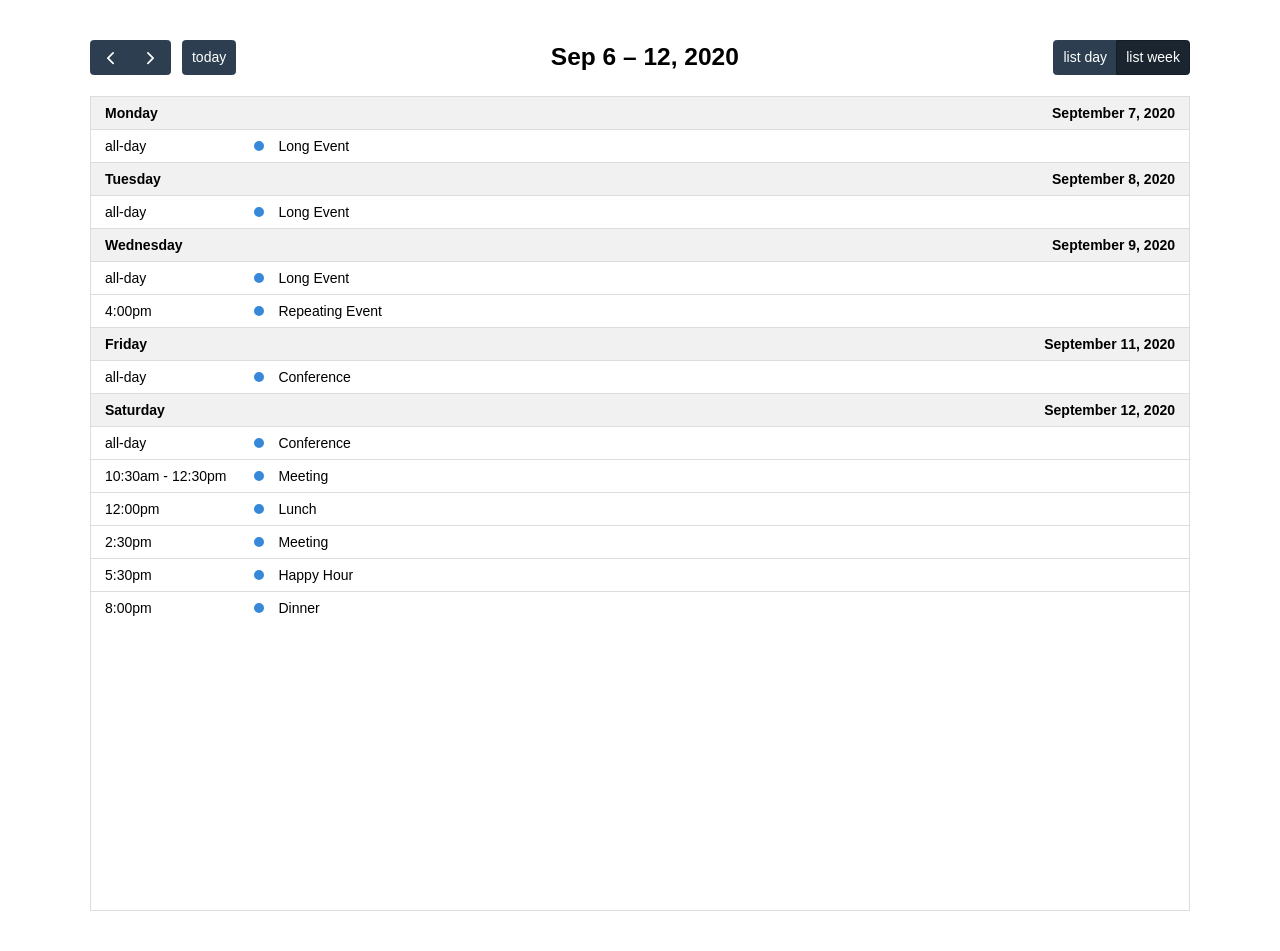
<file: css/fullcalendar-5.10.2/examples/list-views.html>
<!DOCTYPE html>
<html>
<head>
<meta charset='utf-8' />
<link href='../lib/main.css' rel='stylesheet' />
<script src='../lib/main.js'></script>
<script>

  document.addEventListener('DOMContentLoaded', function() {
    var calendarEl = document.getElementById('calendar');

    var calendar = new FullCalendar.Calendar(calendarEl, {

      headerToolbar: {
        left: 'prev,next today',
        center: 'title',
        right: 'listDay,listWeek'
      },

      // customize the button names,
      // otherwise they'd all just say "list"
      views: {
        listDay: { buttonText: 'list day' },
        listWeek: { buttonText: 'list week' }
      },

      initialView: 'listWeek',
      initialDate: '2020-09-12',
      navLinks: true, // can click day/week names to navigate views
      editable: true,
      dayMaxEvents: true, // allow "more" link when too many events
      events: [
        {
          title: 'All Day Event',
          start: '2020-09-01'
        },
        {
          title: 'Long Event',
          start: '2020-09-07',
          end: '2020-09-10'
        },
        {
          groupId: 999,
          title: 'Repeating Event',
          start: '2020-09-09T16:00:00'
        },
        {
          groupId: 999,
          title: 'Repeating Event',
          start: '2020-09-16T16:00:00'
        },
        {
          title: 'Conference',
          start: '2020-09-11',
          end: '2020-09-13'
        },
        {
          title: 'Meeting',
          start: '2020-09-12T10:30:00',
          end: '2020-09-12T12:30:00'
        },
        {
          title: 'Lunch',
          start: '2020-09-12T12:00:00'
        },
        {
          title: 'Meeting',
          start: '2020-09-12T14:30:00'
        },
        {
          title: 'Happy Hour',
          start: '2020-09-12T17:30:00'
        },
        {
          title: 'Dinner',
          start: '2020-09-12T20:00:00'
        },
        {
          title: 'Birthday Party',
          start: '2020-09-13T07:00:00'
        },
        {
          title: 'Click for Google',
          url: 'http://google.com/',
          start: '2020-09-28'
        }
      ]
    });

    calendar.render();
  });

</script>
<style>

  body {
    margin: 40px 10px;
    padding: 0;
    font-family: Arial, Helvetica Neue, Helvetica, sans-serif;
    font-size: 14px;
  }

  #calendar {
    max-width: 1100px;
    margin: 0 auto;
  }

</style>
</head>
<body>

  <div id='calendar'></div>

</body>
</html>
</file>
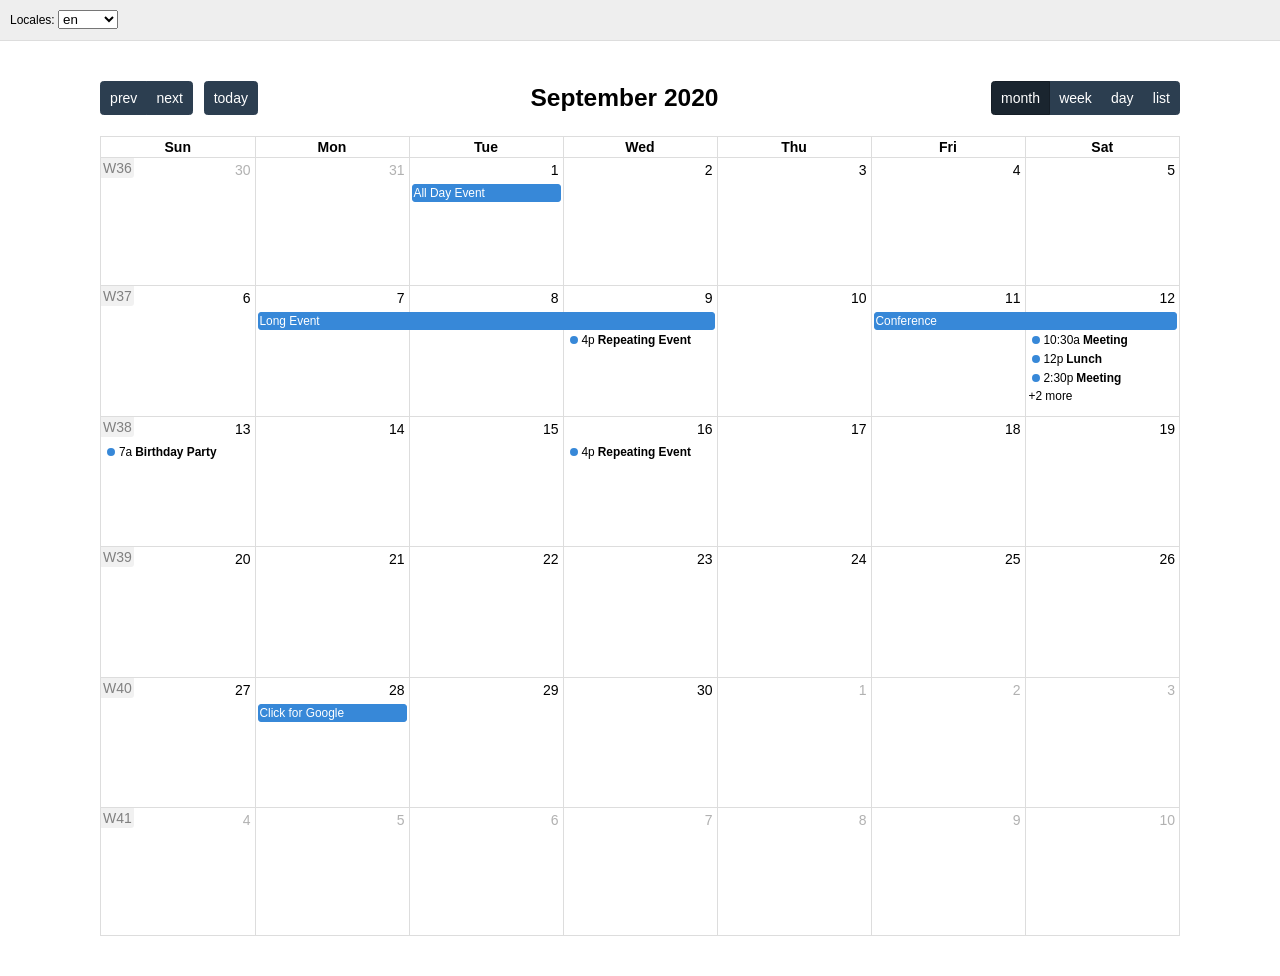
<file: css/fullcalendar-5.10.2/examples/locales.html>
<!DOCTYPE html>
<html>
<head>
<meta charset='utf-8' />
<link href='../lib/main.css' rel='stylesheet' />
<script src='../lib/main.js'></script>
<script src='../lib/locales-all.js'></script>
<script>

  document.addEventListener('DOMContentLoaded', function() {
    var initialLocaleCode = 'en';
    var localeSelectorEl = document.getElementById('locale-selector');
    var calendarEl = document.getElementById('calendar');

    var calendar = new FullCalendar.Calendar(calendarEl, {
      headerToolbar: {
        left: 'prev,next today',
        center: 'title',
        right: 'dayGridMonth,timeGridWeek,timeGridDay,listMonth'
      },
      initialDate: '2020-09-12',
      locale: initialLocaleCode,
      buttonIcons: false, // show the prev/next text
      weekNumbers: true,
      navLinks: true, // can click day/week names to navigate views
      editable: true,
      dayMaxEvents: true, // allow "more" link when too many events
      events: [
        {
          title: 'All Day Event',
          start: '2020-09-01'
        },
        {
          title: 'Long Event',
          start: '2020-09-07',
          end: '2020-09-10'
        },
        {
          groupId: 999,
          title: 'Repeating Event',
          start: '2020-09-09T16:00:00'
        },
        {
          groupId: 999,
          title: 'Repeating Event',
          start: '2020-09-16T16:00:00'
        },
        {
          title: 'Conference',
          start: '2020-09-11',
          end: '2020-09-13'
        },
        {
          title: 'Meeting',
          start: '2020-09-12T10:30:00',
          end: '2020-09-12T12:30:00'
        },
        {
          title: 'Lunch',
          start: '2020-09-12T12:00:00'
        },
        {
          title: 'Meeting',
          start: '2020-09-12T14:30:00'
        },
        {
          title: 'Happy Hour',
          start: '2020-09-12T17:30:00'
        },
        {
          title: 'Dinner',
          start: '2020-09-12T20:00:00'
        },
        {
          title: 'Birthday Party',
          start: '2020-09-13T07:00:00'
        },
        {
          title: 'Click for Google',
          url: 'http://google.com/',
          start: '2020-09-28'
        }
      ]
    });

    calendar.render();

    // build the locale selector's options
    calendar.getAvailableLocaleCodes().forEach(function(localeCode) {
      var optionEl = document.createElement('option');
      optionEl.value = localeCode;
      optionEl.selected = localeCode == initialLocaleCode;
      optionEl.innerText = localeCode;
      localeSelectorEl.appendChild(optionEl);
    });

    // when the selected option changes, dynamically change the calendar option
    localeSelectorEl.addEventListener('change', function() {
      if (this.value) {
        calendar.setOption('locale', this.value);
      }
    });

  });

</script>
<style>

  body {
    margin: 0;
    padding: 0;
    font-family: Arial, Helvetica Neue, Helvetica, sans-serif;
    font-size: 14px;
  }

  #top {
    background: #eee;
    border-bottom: 1px solid #ddd;
    padding: 0 10px;
    line-height: 40px;
    font-size: 12px;
  }

  #calendar {
    max-width: 1100px;
    margin: 40px auto;
    padding: 0 10px;
  }

</style>
</head>
<body>

  <div id='top'>

    Locales:
    <select id='locale-selector'></select>

  </div>

  <div id='calendar'></div>

</body>
</html>
</file>
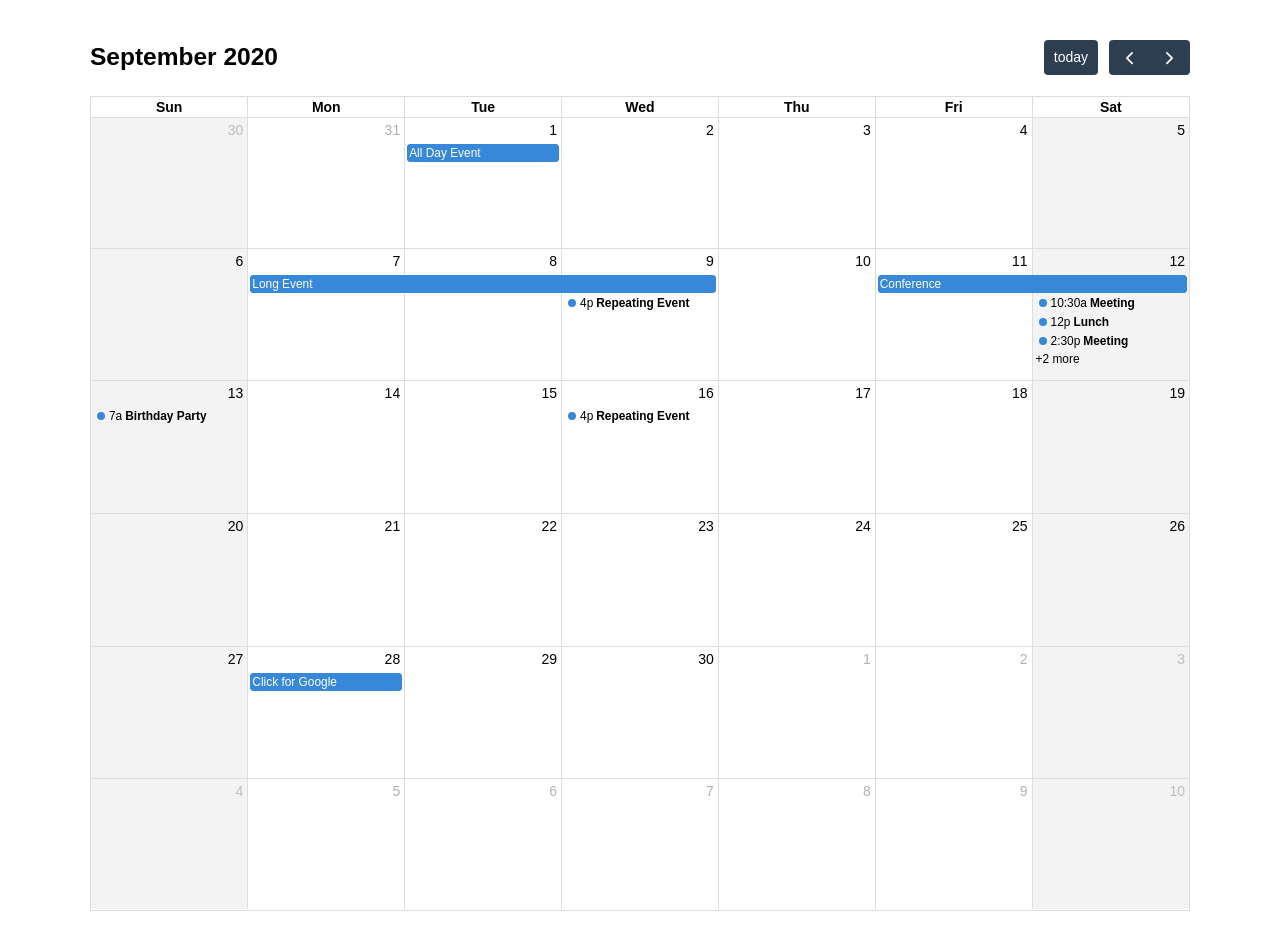
<file: css/fullcalendar-5.10.2/examples/month-view.html>
<!DOCTYPE html>
<html>
<head>
<meta charset='utf-8' />
<link href='../lib/main.css' rel='stylesheet' />
<script src='../lib/main.js'></script>
<script>

  document.addEventListener('DOMContentLoaded', function() {
    var calendarEl = document.getElementById('calendar');

    var calendar = new FullCalendar.Calendar(calendarEl, {
      initialDate: '2020-09-12',
      editable: true,
      selectable: true,
      businessHours: true,
      dayMaxEvents: true, // allow "more" link when too many events
      events: [
        {
          title: 'All Day Event',
          start: '2020-09-01'
        },
        {
          title: 'Long Event',
          start: '2020-09-07',
          end: '2020-09-10'
        },
        {
          groupId: 999,
          title: 'Repeating Event',
          start: '2020-09-09T16:00:00'
        },
        {
          groupId: 999,
          title: 'Repeating Event',
          start: '2020-09-16T16:00:00'
        },
        {
          title: 'Conference',
          start: '2020-09-11',
          end: '2020-09-13'
        },
        {
          title: 'Meeting',
          start: '2020-09-12T10:30:00',
          end: '2020-09-12T12:30:00'
        },
        {
          title: 'Lunch',
          start: '2020-09-12T12:00:00'
        },
        {
          title: 'Meeting',
          start: '2020-09-12T14:30:00'
        },
        {
          title: 'Happy Hour',
          start: '2020-09-12T17:30:00'
        },
        {
          title: 'Dinner',
          start: '2020-09-12T20:00:00'
        },
        {
          title: 'Birthday Party',
          start: '2020-09-13T07:00:00'
        },
        {
          title: 'Click for Google',
          url: 'http://google.com/',
          start: '2020-09-28'
        }
      ]
    });

    calendar.render();
  });

</script>
<style>

  body {
    margin: 40px 10px;
    padding: 0;
    font-family: Arial, Helvetica Neue, Helvetica, sans-serif;
    font-size: 14px;
  }

  #calendar {
    max-width: 1100px;
    margin: 0 auto;
  }

</style>
</head>
<body>

  <div id='calendar'></div>

</body>
</html>
</file>
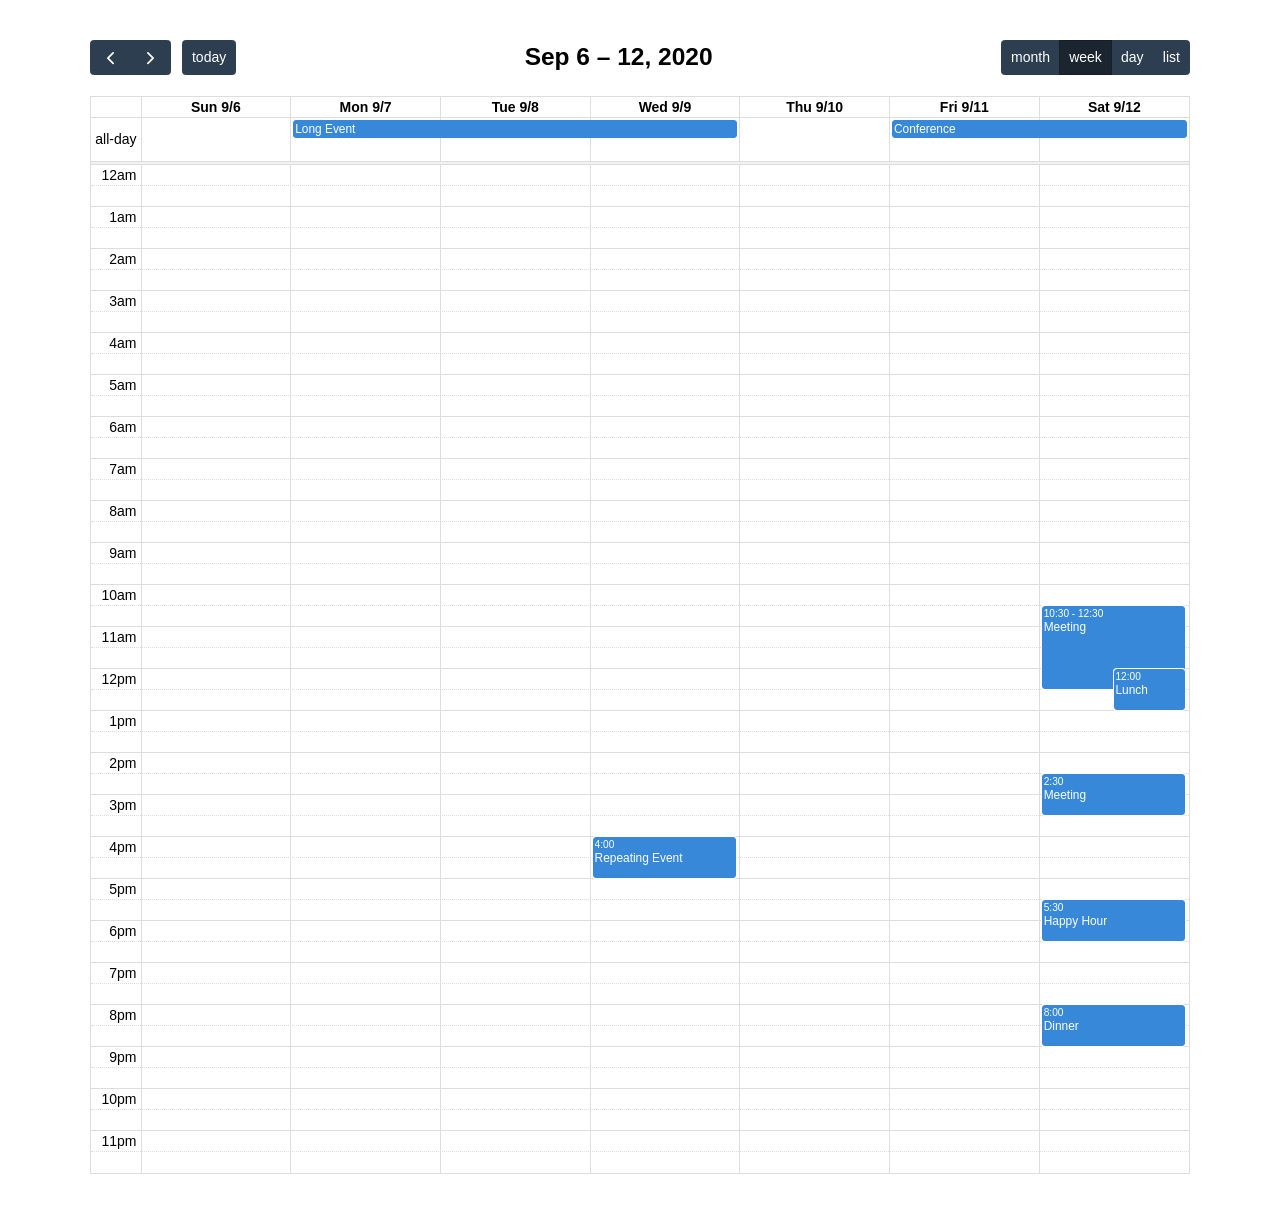
<file: css/fullcalendar-5.10.2/examples/natural-height.html>
<!DOCTYPE html>
<html>
<head>
<meta charset='utf-8' />
<link href='../lib/main.css' rel='stylesheet' />
<script src='../lib/main.js'></script>
<script>

  document.addEventListener('DOMContentLoaded', function() {
    var calendarEl = document.getElementById('calendar');

    var calendar = new FullCalendar.Calendar(calendarEl, {
      initialDate: '2020-09-12',
      initialView: 'timeGridWeek',
      headerToolbar: {
        left: 'prev,next today',
        center: 'title',
        right: 'dayGridMonth,timeGridWeek,timeGridDay,listWeek'
      },
      height: 'auto',
      navLinks: true, // can click day/week names to navigate views
      editable: true,
      selectable: true,
      selectMirror: true,
      nowIndicator: true,
      events: [
        {
          title: 'All Day Event',
          start: '2020-09-01',
        },
        {
          title: 'Long Event',
          start: '2020-09-07',
          end: '2020-09-10'
        },
        {
          groupId: 999,
          title: 'Repeating Event',
          start: '2020-09-09T16:00:00'
        },
        {
          groupId: 999,
          title: 'Repeating Event',
          start: '2020-09-16T16:00:00'
        },
        {
          title: 'Conference',
          start: '2020-09-11',
          end: '2020-09-13'
        },
        {
          title: 'Meeting',
          start: '2020-09-12T10:30:00',
          end: '2020-09-12T12:30:00'
        },
        {
          title: 'Lunch',
          start: '2020-09-12T12:00:00'
        },
        {
          title: 'Meeting',
          start: '2020-09-12T14:30:00'
        },
        {
          title: 'Happy Hour',
          start: '2020-09-12T17:30:00'
        },
        {
          title: 'Dinner',
          start: '2020-09-12T20:00:00'
        },
        {
          title: 'Birthday Party',
          start: '2020-09-13T07:00:00'
        },
        {
          title: 'Click for Google',
          url: 'http://google.com/',
          start: '2020-09-28'
        }
      ]
    });

    calendar.render();
  });

</script>
<style>

  body {
    margin: 40px 10px;
    padding: 0;
    font-family: Arial, Helvetica Neue, Helvetica, sans-serif;
    font-size: 14px;
  }

  #calendar {
    max-width: 1100px;
    margin: 0 auto;
  }

</style>
</head>
<body>

  <div id='calendar'></div>

</body>
</html>
</file>
<file: css/fullcalendar-5.10.2/lib/main.css>
/* classes attached to <body> */
/* TODO: make fc-event selector work when calender in shadow DOM */
.fc-not-allowed,
.fc-not-allowed .fc-event { /* override events' custom cursors */
  cursor: not-allowed;
}

/* TODO: not attached to body. attached to specific els. move */
.fc-unselectable {
  -webkit-user-select: none;
     -moz-user-select: none;
      -ms-user-select: none;
          user-select: none;
  -webkit-touch-callout: none;
  -webkit-tap-highlight-color: rgba(0, 0, 0, 0);
}
.fc {
  /* layout of immediate children */
  display: flex;
  flex-direction: column;

  font-size: 1em
}
.fc,
  .fc *,
  .fc *:before,
  .fc *:after {
    box-sizing: border-box;
  }
.fc table {
    border-collapse: collapse;
    border-spacing: 0;
    font-size: 1em; /* normalize cross-browser */
  }
.fc th {
    text-align: center;
  }
.fc th,
  .fc td {
    vertical-align: top;
    padding: 0;
  }
.fc a[data-navlink] {
    cursor: pointer;
  }
.fc a[data-navlink]:hover {
    text-decoration: underline;
  }
.fc-direction-ltr {
  direction: ltr;
  text-align: left;
}
.fc-direction-rtl {
  direction: rtl;
  text-align: right;
}
.fc-theme-standard td,
  .fc-theme-standard th {
    border: 1px solid #ddd;
    border: 1px solid var(--fc-border-color, #ddd);
  }
/* for FF, which doesn't expand a 100% div within a table cell. use absolute positioning */
/* inner-wrappers are responsible for being absolute */
/* TODO: best place for this? */
.fc-liquid-hack td,
  .fc-liquid-hack th {
    position: relative;
  }

@font-face {
  font-family: 'fcicons';
  src: url("[data-uri]") format('truetype');
  font-weight: normal;
  font-style: normal;
}

.fc-icon {
  /* added for fc */
  display: inline-block;
  width: 1em;
  height: 1em;
  text-align: center;
  -webkit-user-select: none;
     -moz-user-select: none;
      -ms-user-select: none;
          user-select: none;

  /* use !important to prevent issues with browser extensions that change fonts */
  font-family: 'fcicons' !important;
  speak: none;
  font-style: normal;
  font-weight: normal;
  font-variant: normal;
  text-transform: none;
  line-height: 1;

  /* Better Font Rendering =========== */
  -webkit-font-smoothing: antialiased;
  -moz-osx-font-smoothing: grayscale;
}

.fc-icon-chevron-left:before {
  content: "\e900";
}

.fc-icon-chevron-right:before {
  content: "\e901";
}

.fc-icon-chevrons-left:before {
  content: "\e902";
}

.fc-icon-chevrons-right:before {
  content: "\e903";
}

.fc-icon-minus-square:before {
  content: "\e904";
}

.fc-icon-plus-square:before {
  content: "\e905";
}

.fc-icon-x:before {
  content: "\e906";
}
/*
Lots taken from Flatly (MIT): https://bootswatch.com/4/flatly/bootstrap.css

These styles only apply when the standard-theme is activated.
When it's NOT activated, the fc-button classes won't even be in the DOM.
*/
.fc {

  /* reset */

}
.fc .fc-button {
    border-radius: 0;
    overflow: visible;
    text-transform: none;
    margin: 0;
    font-family: inherit;
    font-size: inherit;
    line-height: inherit;
  }
.fc .fc-button:focus {
    outline: 1px dotted;
    outline: 5px auto -webkit-focus-ring-color;
  }
.fc .fc-button {
    -webkit-appearance: button;
  }
.fc .fc-button:not(:disabled) {
    cursor: pointer;
  }
.fc .fc-button::-moz-focus-inner {
    padding: 0;
    border-style: none;
  }
.fc {

  /* theme */

}
.fc .fc-button {
    display: inline-block;
    font-weight: 400;
    text-align: center;
    vertical-align: middle;
    -webkit-user-select: none;
       -moz-user-select: none;
        -ms-user-select: none;
            user-select: none;
    background-color: transparent;
    border: 1px solid transparent;
    padding: 0.4em 0.65em;
    font-size: 1em;
    line-height: 1.5;
    border-radius: 0.25em;
  }
.fc .fc-button:hover {
    text-decoration: none;
  }
.fc .fc-button:focus {
    outline: 0;
    box-shadow: 0 0 0 0.2rem rgba(44, 62, 80, 0.25);
  }
.fc .fc-button:disabled {
    opacity: 0.65;
  }
.fc {

  /* "primary" coloring */

}
.fc .fc-button-primary {
    color: #fff;
    color: var(--fc-button-text-color, #fff);
    background-color: #2C3E50;
    background-color: var(--fc-button-bg-color, #2C3E50);
    border-color: #2C3E50;
    border-color: var(--fc-button-border-color, #2C3E50);
  }
.fc .fc-button-primary:hover {
    color: #fff;
    color: var(--fc-button-text-color, #fff);
    background-color: #1e2b37;
    background-color: var(--fc-button-hover-bg-color, #1e2b37);
    border-color: #1a252f;
    border-color: var(--fc-button-hover-border-color, #1a252f);
  }
.fc .fc-button-primary:disabled { /* not DRY */
    color: #fff;
    color: var(--fc-button-text-color, #fff);
    background-color: #2C3E50;
    background-color: var(--fc-button-bg-color, #2C3E50);
    border-color: #2C3E50;
    border-color: var(--fc-button-border-color, #2C3E50); /* overrides :hover */
  }
.fc .fc-button-primary:focus {
    box-shadow: 0 0 0 0.2rem rgba(76, 91, 106, 0.5);
  }
.fc .fc-button-primary:not(:disabled):active,
  .fc .fc-button-primary:not(:disabled).fc-button-active {
    color: #fff;
    color: var(--fc-button-text-color, #fff);
    background-color: #1a252f;
    background-color: var(--fc-button-active-bg-color, #1a252f);
    border-color: #151e27;
    border-color: var(--fc-button-active-border-color, #151e27);
  }
.fc .fc-button-primary:not(:disabled):active:focus,
  .fc .fc-button-primary:not(:disabled).fc-button-active:focus {
    box-shadow: 0 0 0 0.2rem rgba(76, 91, 106, 0.5);
  }
.fc {

  /* icons within buttons */

}
.fc .fc-button .fc-icon {
    vertical-align: middle;
    font-size: 1.5em; /* bump up the size (but don't make it bigger than line-height of button, which is 1.5em also) */
  }
.fc .fc-button-group {
    position: relative;
    display: inline-flex;
    vertical-align: middle;
  }
.fc .fc-button-group > .fc-button {
    position: relative;
    flex: 1 1 auto;
  }
.fc .fc-button-group > .fc-button:hover {
    z-index: 1;
  }
.fc .fc-button-group > .fc-button:focus,
  .fc .fc-button-group > .fc-button:active,
  .fc .fc-button-group > .fc-button.fc-button-active {
    z-index: 1;
  }
.fc-direction-ltr .fc-button-group > .fc-button:not(:first-child) {
    margin-left: -1px;
    border-top-left-radius: 0;
    border-bottom-left-radius: 0;
  }
.fc-direction-ltr .fc-button-group > .fc-button:not(:last-child) {
    border-top-right-radius: 0;
    border-bottom-right-radius: 0;
  }
.fc-direction-rtl .fc-button-group > .fc-button:not(:first-child) {
    margin-right: -1px;
    border-top-right-radius: 0;
    border-bottom-right-radius: 0;
  }
.fc-direction-rtl .fc-button-group > .fc-button:not(:last-child) {
    border-top-left-radius: 0;
    border-bottom-left-radius: 0;
  }
.fc .fc-toolbar {
    display: flex;
    justify-content: space-between;
    align-items: center;
  }
.fc .fc-toolbar.fc-header-toolbar {
    margin-bottom: 1.5em;
  }
.fc .fc-toolbar.fc-footer-toolbar {
    margin-top: 1.5em;
  }
.fc .fc-toolbar-title {
    font-size: 1.75em;
    margin: 0;
  }
.fc-direction-ltr .fc-toolbar > * > :not(:first-child) {
    margin-left: .75em; /* space between */
  }
.fc-direction-rtl .fc-toolbar > * > :not(:first-child) {
    margin-right: .75em; /* space between */
  }
.fc-direction-rtl .fc-toolbar-ltr { /* when the toolbar-chunk positioning system is explicitly left-to-right */
    flex-direction: row-reverse;
  }
.fc .fc-scroller {
    -webkit-overflow-scrolling: touch;
    position: relative; /* for abs-positioned elements within */
  }
.fc .fc-scroller-liquid {
    height: 100%;
  }
.fc .fc-scroller-liquid-absolute {
    position: absolute;
    top: 0;
    right: 0;
    left: 0;
    bottom: 0;
  }
.fc .fc-scroller-harness {
    position: relative;
    overflow: hidden;
    direction: ltr;
      /* hack for chrome computing the scroller's right/left wrong for rtl. undone below... */
      /* TODO: demonstrate in codepen */
  }
.fc .fc-scroller-harness-liquid {
    height: 100%;
  }
.fc-direction-rtl .fc-scroller-harness > .fc-scroller { /* undo above hack */
    direction: rtl;
  }
.fc-theme-standard .fc-scrollgrid {
    border: 1px solid #ddd;
    border: 1px solid var(--fc-border-color, #ddd); /* bootstrap does this. match */
  }
.fc .fc-scrollgrid,
    .fc .fc-scrollgrid table { /* all tables (self included) */
      width: 100%; /* because tables don't normally do this */
      table-layout: fixed;
    }
.fc .fc-scrollgrid table { /* inner tables */
      border-top-style: hidden;
      border-left-style: hidden;
      border-right-style: hidden;
    }
.fc .fc-scrollgrid {

    border-collapse: separate;
    border-right-width: 0;
    border-bottom-width: 0;

  }
.fc .fc-scrollgrid-liquid {
    height: 100%;
  }
.fc .fc-scrollgrid-section { /* a <tr> */
    height: 1px /* better than 0, for firefox */

  }
.fc .fc-scrollgrid-section > td {
      height: 1px; /* needs a height so inner div within grow. better than 0, for firefox */
    }
.fc .fc-scrollgrid-section table {
      height: 1px;
        /* for most browsers, if a height isn't set on the table, can't do liquid-height within cells */
        /* serves as a min-height. harmless */
    }
.fc .fc-scrollgrid-section-liquid > td {
      height: 100%; /* better than `auto`, for firefox */
    }
.fc .fc-scrollgrid-section > * {
    border-top-width: 0;
    border-left-width: 0;
  }
.fc .fc-scrollgrid-section-header > *,
  .fc .fc-scrollgrid-section-footer > * {
    border-bottom-width: 0;
  }
.fc .fc-scrollgrid-section-body table,
  .fc .fc-scrollgrid-section-footer table {
    border-bottom-style: hidden; /* head keeps its bottom border tho */
  }
.fc {

  /* stickiness */

}
.fc .fc-scrollgrid-section-sticky > * {
    background: #fff;
    background: var(--fc-page-bg-color, #fff);
    position: sticky;
    z-index: 3; /* TODO: var */
    /* TODO: box-shadow when sticking */
  }
.fc .fc-scrollgrid-section-header.fc-scrollgrid-section-sticky > * {
    top: 0; /* because border-sharing causes a gap at the top */
      /* TODO: give safari -1. has bug */
  }
.fc .fc-scrollgrid-section-footer.fc-scrollgrid-section-sticky > * {
    bottom: 0; /* known bug: bottom-stickiness doesn't work in safari */
  }
.fc .fc-scrollgrid-sticky-shim { /* for horizontal scrollbar */
    height: 1px; /* needs height to create scrollbars */
    margin-bottom: -1px;
  }
.fc-sticky { /* no .fc wrap because used as child of body */
  position: sticky;
}
.fc .fc-view-harness {
    flex-grow: 1; /* because this harness is WITHIN the .fc's flexbox */
    position: relative;
  }
.fc {

  /* when the harness controls the height, make the view liquid */

}
.fc .fc-view-harness-active > .fc-view {
    position: absolute;
    top: 0;
    right: 0;
    bottom: 0;
    left: 0;
  }
.fc .fc-col-header-cell-cushion {
    display: inline-block; /* x-browser for when sticky (when multi-tier header) */
    padding: 2px 4px;
  }
.fc .fc-bg-event,
  .fc .fc-non-business,
  .fc .fc-highlight {
    /* will always have a harness with position:relative/absolute, so absolutely expand */
    position: absolute;
    top: 0;
    left: 0;
    right: 0;
    bottom: 0;
  }
.fc .fc-non-business {
    background: rgba(215, 215, 215, 0.3);
    background: var(--fc-non-business-color, rgba(215, 215, 215, 0.3));
  }
.fc .fc-bg-event {
    background: rgb(143, 223, 130);
    background: var(--fc-bg-event-color, rgb(143, 223, 130));
    opacity: 0.3;
    opacity: var(--fc-bg-event-opacity, 0.3)
  }
.fc .fc-bg-event .fc-event-title {
      margin: .5em;
      font-size: .85em;
      font-size: var(--fc-small-font-size, .85em);
      font-style: italic;
    }
.fc .fc-highlight {
    background: rgba(188, 232, 241, 0.3);
    background: var(--fc-highlight-color, rgba(188, 232, 241, 0.3));
  }
.fc .fc-cell-shaded,
  .fc .fc-day-disabled {
    background: rgba(208, 208, 208, 0.3);
    background: var(--fc-neutral-bg-color, rgba(208, 208, 208, 0.3));
  }
/* link resets */
/* ---------------------------------------------------------------------------------------------------- */
a.fc-event,
a.fc-event:hover {
  text-decoration: none;
}
/* cursor */
.fc-event[href],
.fc-event.fc-event-draggable {
  cursor: pointer;
}
/* event text content */
/* ---------------------------------------------------------------------------------------------------- */
.fc-event .fc-event-main {
    position: relative;
    z-index: 2;
  }
/* dragging */
/* ---------------------------------------------------------------------------------------------------- */
.fc-event-dragging:not(.fc-event-selected) { /* MOUSE */
    opacity: 0.75;
  }
.fc-event-dragging.fc-event-selected { /* TOUCH */
    box-shadow: 0 2px 7px rgba(0, 0, 0, 0.3);
  }
/* resizing */
/* ---------------------------------------------------------------------------------------------------- */
/* (subclasses should hone positioning for touch and non-touch) */
.fc-event .fc-event-resizer {
    display: none;
    position: absolute;
    z-index: 4;
  }
.fc-event:hover, /* MOUSE */
.fc-event-selected { /* TOUCH */

}
.fc-event:hover .fc-event-resizer, .fc-event-selected .fc-event-resizer {
    display: block;
  }
.fc-event-selected .fc-event-resizer {
    border-radius: 4px;
    border-radius: calc(var(--fc-event-resizer-dot-total-width, 8px) / 2);
    border-width: 1px;
    border-width: var(--fc-event-resizer-dot-border-width, 1px);
    width: 8px;
    width: var(--fc-event-resizer-dot-total-width, 8px);
    height: 8px;
    height: var(--fc-event-resizer-dot-total-width, 8px);
    border-style: solid;
    border-color: inherit;
    background: #fff;
    background: var(--fc-page-bg-color, #fff)

    /* expand hit area */

  }
.fc-event-selected .fc-event-resizer:before {
      content: '';
      position: absolute;
      top: -20px;
      left: -20px;
      right: -20px;
      bottom: -20px;
    }
/* selecting (always TOUCH) */
/* OR, focused by tab-index */
/* (TODO: maybe not the best focus-styling for .fc-daygrid-dot-event) */
/* ---------------------------------------------------------------------------------------------------- */
.fc-event-selected,
.fc-event:focus {
  box-shadow: 0 2px 5px rgba(0, 0, 0, 0.2)

  /* expand hit area (subclasses should expand) */

}
.fc-event-selected:before, .fc-event:focus:before {
    content: "";
    position: absolute;
    z-index: 3;
    top: 0;
    left: 0;
    right: 0;
    bottom: 0;
  }
.fc-event-selected,
.fc-event:focus {

  /* dimmer effect */

}
.fc-event-selected:after, .fc-event:focus:after {
    content: "";
    background: rgba(0, 0, 0, 0.25);
    background: var(--fc-event-selected-overlay-color, rgba(0, 0, 0, 0.25));
    position: absolute;
    z-index: 1;

    /* assume there's a border on all sides. overcome it. */
    /* sometimes there's NOT a border, in which case the dimmer will go over */
    /* an adjacent border, which looks fine. */
    top: -1px;
    left: -1px;
    right: -1px;
    bottom: -1px;
  }
/*
A HORIZONTAL event
*/
.fc-h-event { /* allowed to be top-level */
  display: block;
  border: 1px solid #3788d8;
  border: 1px solid var(--fc-event-border-color, #3788d8);
  background-color: #3788d8;
  background-color: var(--fc-event-bg-color, #3788d8)

}
.fc-h-event .fc-event-main {
    color: #fff;
    color: var(--fc-event-text-color, #fff);
  }
.fc-h-event .fc-event-main-frame {
    display: flex; /* for make fc-event-title-container expand */
  }
.fc-h-event .fc-event-time {
    max-width: 100%; /* clip overflow on this element */
    overflow: hidden;
  }
.fc-h-event .fc-event-title-container { /* serves as a container for the sticky cushion */
    flex-grow: 1;
    flex-shrink: 1;
    min-width: 0; /* important for allowing to shrink all the way */
  }
.fc-h-event .fc-event-title {
    display: inline-block; /* need this to be sticky cross-browser */
    vertical-align: top; /* for not messing up line-height */
    left: 0;  /* for sticky */
    right: 0; /* for sticky */
    max-width: 100%; /* clip overflow on this element */
    overflow: hidden;
  }
.fc-h-event.fc-event-selected:before {
    /* expand hit area */
    top: -10px;
    bottom: -10px;
  }
/* adjust border and border-radius (if there is any) for non-start/end */
.fc-direction-ltr .fc-daygrid-block-event:not(.fc-event-start),
.fc-direction-rtl .fc-daygrid-block-event:not(.fc-event-end) {
  border-top-left-radius: 0;
  border-bottom-left-radius: 0;
  border-left-width: 0;
}
.fc-direction-ltr .fc-daygrid-block-event:not(.fc-event-end),
.fc-direction-rtl .fc-daygrid-block-event:not(.fc-event-start) {
  border-top-right-radius: 0;
  border-bottom-right-radius: 0;
  border-right-width: 0;
}
/* resizers */
.fc-h-event:not(.fc-event-selected) .fc-event-resizer {
  top: 0;
  bottom: 0;
  width: 8px;
  width: var(--fc-event-resizer-thickness, 8px);
}
.fc-direction-ltr .fc-h-event:not(.fc-event-selected) .fc-event-resizer-start,
.fc-direction-rtl .fc-h-event:not(.fc-event-selected) .fc-event-resizer-end {
  cursor: w-resize;
  left: -4px;
  left: calc(-0.5 * var(--fc-event-resizer-thickness, 8px));
}
.fc-direction-ltr .fc-h-event:not(.fc-event-selected) .fc-event-resizer-end,
.fc-direction-rtl .fc-h-event:not(.fc-event-selected) .fc-event-resizer-start {
  cursor: e-resize;
  right: -4px;
  right: calc(-0.5 * var(--fc-event-resizer-thickness, 8px));
}
/* resizers for TOUCH */
.fc-h-event.fc-event-selected .fc-event-resizer {
  top: 50%;
  margin-top: -4px;
  margin-top: calc(-0.5 * var(--fc-event-resizer-dot-total-width, 8px));
}
.fc-direction-ltr .fc-h-event.fc-event-selected .fc-event-resizer-start,
.fc-direction-rtl .fc-h-event.fc-event-selected .fc-event-resizer-end {
  left: -4px;
  left: calc(-0.5 * var(--fc-event-resizer-dot-total-width, 8px));
}
.fc-direction-ltr .fc-h-event.fc-event-selected .fc-event-resizer-end,
.fc-direction-rtl .fc-h-event.fc-event-selected .fc-event-resizer-start {
  right: -4px;
  right: calc(-0.5 * var(--fc-event-resizer-dot-total-width, 8px));
}
.fc .fc-popover {
    position: absolute;
    z-index: 9999;
    box-shadow: 0 2px 6px rgba(0,0,0,.15);
  }
.fc .fc-popover-header {
    display: flex;
    flex-direction: row;
    justify-content: space-between;
    align-items: center;
    padding: 3px 4px;
  }
.fc .fc-popover-title {
    margin: 0 2px;
  }
.fc .fc-popover-close {
    cursor: pointer;
    opacity: 0.65;
    font-size: 1.1em;
  }
.fc-theme-standard .fc-popover {
    border: 1px solid #ddd;
    border: 1px solid var(--fc-border-color, #ddd);
    background: #fff;
    background: var(--fc-page-bg-color, #fff);
  }
.fc-theme-standard .fc-popover-header {
    background: rgba(208, 208, 208, 0.3);
    background: var(--fc-neutral-bg-color, rgba(208, 208, 208, 0.3));
  }


:root {
  --fc-daygrid-event-dot-width: 8px;
}
/* help things clear margins of inner content */
.fc-daygrid-day-frame,
.fc-daygrid-day-events,
.fc-daygrid-event-harness { /* for event top/bottom margins */
}
.fc-daygrid-day-frame:before, .fc-daygrid-day-events:before, .fc-daygrid-event-harness:before {
  content: "";
  clear: both;
  display: table; }
.fc-daygrid-day-frame:after, .fc-daygrid-day-events:after, .fc-daygrid-event-harness:after {
  content: "";
  clear: both;
  display: table; }
.fc .fc-daygrid-body { /* a <div> that wraps the table */
    position: relative;
    z-index: 1; /* container inner z-index's because <tr>s can't do it */
  }
.fc .fc-daygrid-day.fc-day-today {
      background-color: rgba(255, 220, 40, 0.15);
      background-color: var(--fc-today-bg-color, rgba(255, 220, 40, 0.15));
    }
.fc .fc-daygrid-day-frame {
    position: relative;
    min-height: 100%; /* seems to work better than `height` because sets height after rows/cells naturally do it */
  }
.fc {

  /* cell top */

}
.fc .fc-daygrid-day-top {
    display: flex;
    flex-direction: row-reverse;
  }
.fc .fc-day-other .fc-daygrid-day-top {
    opacity: 0.3;
  }
.fc {

  /* day number (within cell top) */

}
.fc .fc-daygrid-day-number {
    position: relative;
    z-index: 4;
    padding: 4px;
  }
.fc {

  /* event container */

}
.fc .fc-daygrid-day-events {
    margin-top: 1px; /* needs to be margin, not padding, so that available cell height can be computed */
  }
.fc {

  /* positioning for balanced vs natural */

}
.fc .fc-daygrid-body-balanced .fc-daygrid-day-events {
      position: absolute;
      left: 0;
      right: 0;
    }
.fc .fc-daygrid-body-unbalanced .fc-daygrid-day-events {
      position: relative; /* for containing abs positioned event harnesses */
      min-height: 2em; /* in addition to being a min-height during natural height, equalizes the heights a little bit */
    }
.fc .fc-daygrid-body-natural { /* can coexist with -unbalanced */
  }
.fc .fc-daygrid-body-natural .fc-daygrid-day-events {
      margin-bottom: 1em;
    }
.fc {

  /* event harness */

}
.fc .fc-daygrid-event-harness {
    position: relative;
  }
.fc .fc-daygrid-event-harness-abs {
    position: absolute;
    top: 0; /* fallback coords for when cannot yet be computed */
    left: 0; /* */
    right: 0; /* */
  }
.fc .fc-daygrid-bg-harness {
    position: absolute;
    top: 0;
    bottom: 0;
  }
.fc {

  /* bg content */

}
.fc .fc-daygrid-day-bg .fc-non-business { z-index: 1 }
.fc .fc-daygrid-day-bg .fc-bg-event { z-index: 2 }
.fc .fc-daygrid-day-bg .fc-highlight { z-index: 3 }
.fc {

  /* events */

}
.fc .fc-daygrid-event {
    z-index: 6;
    margin-top: 1px;
  }
.fc .fc-daygrid-event.fc-event-mirror {
    z-index: 7;
  }
.fc {

  /* cell bottom (within day-events) */

}
.fc .fc-daygrid-day-bottom {
    font-size: .85em;
    padding: 2px 3px 0
  }
.fc .fc-daygrid-day-bottom:before {
  content: "";
  clear: both;
  display: table; }
.fc .fc-daygrid-more-link {
    position: relative;
    z-index: 4;
    cursor: pointer;
  }
.fc {

  /* week number (within frame) */

}
.fc .fc-daygrid-week-number {
    position: absolute;
    z-index: 5;
    top: 0;
    padding: 2px;
    min-width: 1.5em;
    text-align: center;
    background-color: rgba(208, 208, 208, 0.3);
    background-color: var(--fc-neutral-bg-color, rgba(208, 208, 208, 0.3));
    color: #808080;
    color: var(--fc-neutral-text-color, #808080);
  }
.fc {

  /* popover */

}
.fc .fc-more-popover .fc-popover-body {
    min-width: 220px;
    padding: 10px;
  }
.fc-direction-ltr .fc-daygrid-event.fc-event-start,
.fc-direction-rtl .fc-daygrid-event.fc-event-end {
  margin-left: 2px;
}
.fc-direction-ltr .fc-daygrid-event.fc-event-end,
.fc-direction-rtl .fc-daygrid-event.fc-event-start {
  margin-right: 2px;
}
.fc-direction-ltr .fc-daygrid-week-number {
    left: 0;
    border-radius: 0 0 3px 0;
  }
.fc-direction-rtl .fc-daygrid-week-number {
    right: 0;
    border-radius: 0 0 0 3px;
  }
.fc-liquid-hack .fc-daygrid-day-frame {
    position: static; /* will cause inner absolute stuff to expand to <td> */
  }
.fc-daygrid-event { /* make root-level, because will be dragged-and-dropped outside of a component root */
  position: relative; /* for z-indexes assigned later */
  white-space: nowrap;
  border-radius: 3px; /* dot event needs this to when selected */
  font-size: .85em;
  font-size: var(--fc-small-font-size, .85em);
}
/* --- the rectangle ("block") style of event --- */
.fc-daygrid-block-event .fc-event-time {
    font-weight: bold;
  }
.fc-daygrid-block-event .fc-event-time,
  .fc-daygrid-block-event .fc-event-title {
    padding: 1px;
  }
/* --- the dot style of event --- */
.fc-daygrid-dot-event {
  display: flex;
  align-items: center;
  padding: 2px 0

}
.fc-daygrid-dot-event .fc-event-title {
    flex-grow: 1;
    flex-shrink: 1;
    min-width: 0; /* important for allowing to shrink all the way */
    overflow: hidden;
    font-weight: bold;
  }
.fc-daygrid-dot-event:hover,
  .fc-daygrid-dot-event.fc-event-mirror {
    background: rgba(0, 0, 0, 0.1);
  }
.fc-daygrid-dot-event.fc-event-selected:before {
    /* expand hit area */
    top: -10px;
    bottom: -10px;
  }
.fc-daygrid-event-dot { /* the actual dot */
  margin: 0 4px;
  box-sizing: content-box;
  width: 0;
  height: 0;
  border: 4px solid #3788d8;
  border: calc(var(--fc-daygrid-event-dot-width, 8px) / 2) solid var(--fc-event-border-color, #3788d8);
  border-radius: 4px;
  border-radius: calc(var(--fc-daygrid-event-dot-width, 8px) / 2);
}
/* --- spacing between time and title --- */
.fc-direction-ltr .fc-daygrid-event .fc-event-time {
    margin-right: 3px;
  }
.fc-direction-rtl .fc-daygrid-event .fc-event-time {
    margin-left: 3px;
  }


/*
A VERTICAL event
*/

.fc-v-event { /* allowed to be top-level */
  display: block;
  border: 1px solid #3788d8;
  border: 1px solid var(--fc-event-border-color, #3788d8);
  background-color: #3788d8;
  background-color: var(--fc-event-bg-color, #3788d8)

}

.fc-v-event .fc-event-main {
    color: #fff;
    color: var(--fc-event-text-color, #fff);
    height: 100%;
  }

.fc-v-event .fc-event-main-frame {
    height: 100%;
    display: flex;
    flex-direction: column;
  }

.fc-v-event .fc-event-time {
    flex-grow: 0;
    flex-shrink: 0;
    max-height: 100%;
    overflow: hidden;
  }

.fc-v-event .fc-event-title-container { /* a container for the sticky cushion */
    flex-grow: 1;
    flex-shrink: 1;
    min-height: 0; /* important for allowing to shrink all the way */
  }

.fc-v-event .fc-event-title { /* will have fc-sticky on it */
    top: 0;
    bottom: 0;
    max-height: 100%; /* clip overflow */
    overflow: hidden;
  }

.fc-v-event:not(.fc-event-start) {
    border-top-width: 0;
    border-top-left-radius: 0;
    border-top-right-radius: 0;
  }

.fc-v-event:not(.fc-event-end) {
    border-bottom-width: 0;
    border-bottom-left-radius: 0;
    border-bottom-right-radius: 0;
  }

.fc-v-event.fc-event-selected:before {
    /* expand hit area */
    left: -10px;
    right: -10px;
  }

.fc-v-event {

  /* resizer (mouse AND touch) */

}

.fc-v-event .fc-event-resizer-start {
    cursor: n-resize;
  }

.fc-v-event .fc-event-resizer-end {
    cursor: s-resize;
  }

.fc-v-event {

  /* resizer for MOUSE */

}

.fc-v-event:not(.fc-event-selected) .fc-event-resizer {
      height: 8px;
      height: var(--fc-event-resizer-thickness, 8px);
      left: 0;
      right: 0;
    }

.fc-v-event:not(.fc-event-selected) .fc-event-resizer-start {
      top: -4px;
      top: calc(var(--fc-event-resizer-thickness, 8px) / -2);
    }

.fc-v-event:not(.fc-event-selected) .fc-event-resizer-end {
      bottom: -4px;
      bottom: calc(var(--fc-event-resizer-thickness, 8px) / -2);
    }

.fc-v-event {

  /* resizer for TOUCH (when event is "selected") */

}

.fc-v-event.fc-event-selected .fc-event-resizer {
      left: 50%;
      margin-left: -4px;
      margin-left: calc(var(--fc-event-resizer-dot-total-width, 8px) / -2);
    }

.fc-v-event.fc-event-selected .fc-event-resizer-start {
      top: -4px;
      top: calc(var(--fc-event-resizer-dot-total-width, 8px) / -2);
    }

.fc-v-event.fc-event-selected .fc-event-resizer-end {
      bottom: -4px;
      bottom: calc(var(--fc-event-resizer-dot-total-width, 8px) / -2);
    }
.fc .fc-timegrid .fc-daygrid-body { /* the all-day daygrid within the timegrid view */
    z-index: 2; /* put above the timegrid-body so that more-popover is above everything. TODO: better solution */
  }
.fc .fc-timegrid-divider {
    padding: 0 0 2px; /* browsers get confused when you set height. use padding instead */
  }
.fc .fc-timegrid-body {
    position: relative;
    z-index: 1; /* scope the z-indexes of slots and cols */
    min-height: 100%; /* fill height always, even when slat table doesn't grow */
  }
.fc .fc-timegrid-axis-chunk { /* for advanced ScrollGrid */
    position: relative /* offset parent for now-indicator-container */

  }
.fc .fc-timegrid-axis-chunk > table {
      position: relative;
      z-index: 1; /* above the now-indicator-container */
    }
.fc .fc-timegrid-slots {
    position: relative;
    z-index: 1;
  }
.fc .fc-timegrid-slot { /* a <td> */
    height: 1.5em;
    border-bottom: 0 /* each cell owns its top border */
  }
.fc .fc-timegrid-slot:empty:before {
      content: '\00a0'; /* make sure there's at least an empty space to create height for height syncing */
    }
.fc .fc-timegrid-slot-minor {
    border-top-style: dotted;
  }
.fc .fc-timegrid-slot-label-cushion {
    display: inline-block;
    white-space: nowrap;
  }
.fc .fc-timegrid-slot-label {
    vertical-align: middle; /* vertical align the slots */
  }
.fc {


  /* slots AND axis cells (top-left corner of view including the "all-day" text) */

}
.fc .fc-timegrid-axis-cushion,
  .fc .fc-timegrid-slot-label-cushion {
    padding: 0 4px;
  }
.fc {


  /* axis cells (top-left corner of view including the "all-day" text) */
  /* vertical align is more complicated, uses flexbox */

}
.fc .fc-timegrid-axis-frame-liquid {
    height: 100%; /* will need liquid-hack in FF */
  }
.fc .fc-timegrid-axis-frame {
    overflow: hidden;
    display: flex;
    align-items: center; /* vertical align */
    justify-content: flex-end; /* horizontal align. matches text-align below */
  }
.fc .fc-timegrid-axis-cushion {
    max-width: 60px; /* limits the width of the "all-day" text */
    flex-shrink: 0; /* allows text to expand how it normally would, regardless of constrained width */
  }
.fc-direction-ltr .fc-timegrid-slot-label-frame {
    text-align: right;
  }
.fc-direction-rtl .fc-timegrid-slot-label-frame {
    text-align: left;
  }
.fc-liquid-hack .fc-timegrid-axis-frame-liquid {
  height: auto;
  position: absolute;
  top: 0;
  right: 0;
  bottom: 0;
  left: 0;
  }
.fc .fc-timegrid-col.fc-day-today {
      background-color: rgba(255, 220, 40, 0.15);
      background-color: var(--fc-today-bg-color, rgba(255, 220, 40, 0.15));
    }
.fc .fc-timegrid-col-frame {
    min-height: 100%; /* liquid-hack is below */
    position: relative;
  }
.fc-media-screen.fc-liquid-hack .fc-timegrid-col-frame {
  height: auto;
  position: absolute;
  top: 0;
  right: 0;
  bottom: 0;
  left: 0;
    }
.fc-media-screen .fc-timegrid-cols {
    position: absolute; /* no z-index. children will decide and go above slots */
    top: 0;
    left: 0;
    right: 0;
    bottom: 0
  }
.fc-media-screen .fc-timegrid-cols > table {
      height: 100%;
    }
.fc-media-screen .fc-timegrid-col-bg,
  .fc-media-screen .fc-timegrid-col-events,
  .fc-media-screen .fc-timegrid-now-indicator-container {
    position: absolute;
    top: 0;
    left: 0;
    right: 0;
  }
.fc {

  /* bg */

}
.fc .fc-timegrid-col-bg {
    z-index: 2; /* TODO: kill */
  }
.fc .fc-timegrid-col-bg .fc-non-business { z-index: 1 }
.fc .fc-timegrid-col-bg .fc-bg-event { z-index: 2 }
.fc .fc-timegrid-col-bg .fc-highlight { z-index: 3 }
.fc .fc-timegrid-bg-harness {
    position: absolute; /* top/bottom will be set by JS */
    left: 0;
    right: 0;
  }
.fc {

  /* fg events */
  /* (the mirror segs are put into a separate container with same classname, */
  /* and they must be after the normal seg container to appear at a higher z-index) */

}
.fc .fc-timegrid-col-events {
    z-index: 3;
    /* child event segs have z-indexes that are scoped within this div */
  }
.fc {

  /* now indicator */

}
.fc .fc-timegrid-now-indicator-container {
    bottom: 0;
    overflow: hidden; /* don't let overflow of lines/arrows cause unnecessary scrolling */
    /* z-index is set on the individual elements */
  }
.fc-direction-ltr .fc-timegrid-col-events {
    margin: 0 2.5% 0 2px;
  }
.fc-direction-rtl .fc-timegrid-col-events {
    margin: 0 2px 0 2.5%;
  }
.fc-timegrid-event-harness {
  position: absolute /* top/left/right/bottom will all be set by JS */
}
.fc-timegrid-event-harness > .fc-timegrid-event {
    position: absolute; /* absolute WITHIN the harness */
    top: 0; /* for when not yet positioned */
    bottom: 0; /* " */
    left: 0;
    right: 0;
  }
.fc-timegrid-event-harness-inset .fc-timegrid-event,
.fc-timegrid-event.fc-event-mirror,
.fc-timegrid-more-link {
  box-shadow: 0px 0px 0px 1px #fff;
  box-shadow: 0px 0px 0px 1px var(--fc-page-bg-color, #fff);
}
.fc-timegrid-event,
.fc-timegrid-more-link { /* events need to be root */
  font-size: .85em;
  font-size: var(--fc-small-font-size, .85em);
  border-radius: 3px;
}
.fc-timegrid-event { /* events need to be root */
  margin-bottom: 1px /* give some space from bottom */
}
.fc-timegrid-event .fc-event-main {
    padding: 1px 1px 0;
  }
.fc-timegrid-event .fc-event-time {
    white-space: nowrap;
    font-size: .85em;
    font-size: var(--fc-small-font-size, .85em);
    margin-bottom: 1px;
  }
.fc-timegrid-event-short .fc-event-main-frame {
    flex-direction: row;
    overflow: hidden;
  }
.fc-timegrid-event-short .fc-event-time:after {
    content: '\00a0-\00a0'; /* dash surrounded by non-breaking spaces */
  }
.fc-timegrid-event-short .fc-event-title {
    font-size: .85em;
    font-size: var(--fc-small-font-size, .85em)
  }
.fc-timegrid-more-link { /* does NOT inherit from fc-timegrid-event */
  position: absolute;
  z-index: 9999; /* hack */
  color: inherit;
  color: var(--fc-more-link-text-color, inherit);
  background: #d0d0d0;
  background: var(--fc-more-link-bg-color, #d0d0d0);
  cursor: pointer;
  margin-bottom: 1px; /* match space below fc-timegrid-event */
}
.fc-timegrid-more-link-inner { /* has fc-sticky */
  padding: 3px 2px;
  top: 0;
}
.fc-direction-ltr .fc-timegrid-more-link {
    right: 0;
  }
.fc-direction-rtl .fc-timegrid-more-link {
    left: 0;
  }
.fc {

  /* line */

}
.fc .fc-timegrid-now-indicator-line {
    position: absolute;
    z-index: 4;
    left: 0;
    right: 0;
    border-style: solid;
    border-color: red;
    border-color: var(--fc-now-indicator-color, red);
    border-width: 1px 0 0;
  }
.fc {

  /* arrow */

}
.fc .fc-timegrid-now-indicator-arrow {
    position: absolute;
    z-index: 4;
    margin-top: -5px; /* vertically center on top coordinate */
    border-style: solid;
    border-color: red;
    border-color: var(--fc-now-indicator-color, red);
  }
.fc-direction-ltr .fc-timegrid-now-indicator-arrow {
    left: 0;

    /* triangle pointing right. TODO: mixin */
    border-width: 5px 0 5px 6px;
    border-top-color: transparent;
    border-bottom-color: transparent;
  }
.fc-direction-rtl .fc-timegrid-now-indicator-arrow {
    right: 0;

    /* triangle pointing left. TODO: mixin */
    border-width: 5px 6px 5px 0;
    border-top-color: transparent;
    border-bottom-color: transparent;
  }


:root {
  --fc-list-event-dot-width: 10px;
  --fc-list-event-hover-bg-color: #f5f5f5;
}
.fc-theme-standard .fc-list {
    border: 1px solid #ddd;
    border: 1px solid var(--fc-border-color, #ddd);
  }
.fc {

  /* message when no events */

}
.fc .fc-list-empty {
    background-color: rgba(208, 208, 208, 0.3);
    background-color: var(--fc-neutral-bg-color, rgba(208, 208, 208, 0.3));
    height: 100%;
    display: flex;
    justify-content: center;
    align-items: center; /* vertically aligns fc-list-empty-inner */
  }
.fc .fc-list-empty-cushion {
    margin: 5em 0;
  }
.fc {

  /* table within the scroller */
  /* ---------------------------------------------------------------------------------------------------- */

}
.fc .fc-list-table {
    width: 100%;
    border-style: hidden; /* kill outer border on theme */
  }
.fc .fc-list-table tr > * {
    border-left: 0;
    border-right: 0;
  }
.fc .fc-list-sticky .fc-list-day > * { /* the cells */
      position: sticky;
      top: 0;
      background: #fff;
      background: var(--fc-page-bg-color, #fff); /* for when headers are styled to be transparent and sticky */
    }
.fc {

  /* only exists for aria reasons, hide for non-screen-readers */

}
.fc .fc-list-table thead {
    position: absolute;
    left: -10000px;
  }
.fc {

  /* the table's border-style:hidden gets confused by hidden thead. force-hide top border of first cell */

}
.fc .fc-list-table tbody > tr:first-child th {
    border-top: 0;
  }
.fc .fc-list-table th {
    padding: 0; /* uses an inner-wrapper instead... */
  }
.fc .fc-list-table td,
  .fc .fc-list-day-cushion {
    padding: 8px 14px;
  }
.fc {


  /* date heading rows */
  /* ---------------------------------------------------------------------------------------------------- */

}
.fc .fc-list-day-cushion:after {
  content: "";
  clear: both;
  display: table; /* clear floating */
    }
.fc-theme-standard .fc-list-day-cushion {
    background-color: rgba(208, 208, 208, 0.3);
    background-color: var(--fc-neutral-bg-color, rgba(208, 208, 208, 0.3));
  }
.fc-direction-ltr .fc-list-day-text,
.fc-direction-rtl .fc-list-day-side-text {
  float: left;
}
.fc-direction-ltr .fc-list-day-side-text,
.fc-direction-rtl .fc-list-day-text {
  float: right;
}
/* make the dot closer to the event title */
.fc-direction-ltr .fc-list-table .fc-list-event-graphic { padding-right: 0 }
.fc-direction-rtl .fc-list-table .fc-list-event-graphic { padding-left: 0 }
.fc .fc-list-event.fc-event-forced-url {
    cursor: pointer; /* whole row will seem clickable */
  }
.fc .fc-list-event:hover td {
    background-color: #f5f5f5;
    background-color: var(--fc-list-event-hover-bg-color, #f5f5f5);
  }
.fc {

  /* shrink certain cols */

}
.fc .fc-list-event-graphic,
  .fc .fc-list-event-time {
    white-space: nowrap;
    width: 1px;
  }
.fc .fc-list-event-dot {
    display: inline-block;
    box-sizing: content-box;
    width: 0;
    height: 0;
    border: 5px solid #3788d8;
    border: calc(var(--fc-list-event-dot-width, 10px) / 2) solid var(--fc-event-border-color, #3788d8);
    border-radius: 5px;
    border-radius: calc(var(--fc-list-event-dot-width, 10px) / 2);
  }
.fc {

  /* reset <a> styling */

}
.fc .fc-list-event-title a {
    color: inherit;
    text-decoration: none;
  }
.fc {

  /* underline link when hovering over any part of row */

}
.fc .fc-list-event.fc-event-forced-url:hover a {
    text-decoration: underline;
  }



  .fc-theme-bootstrap a:not([href]) {
    color: inherit; /* natural color for navlinks */
  }



  .fc-theme-bootstrap5 a:not([href]) {
    color: inherit;
    text-decoration: inherit;
  }

.fc-theme-bootstrap5 .fc-list,
  .fc-theme-bootstrap5 .fc-scrollgrid,
  .fc-theme-bootstrap5 td,
  .fc-theme-bootstrap5 th {
    border: 1px solid var(--bs-gray-400);
  }

.fc-theme-bootstrap5 {

  /* HACK: reapply core styles after highe-precedence border statement above */
}

.fc-theme-bootstrap5 .fc-scrollgrid {
    border-right-width: 0;
    border-bottom-width: 0;
  }

.fc-theme-bootstrap5-shaded {
  background-color: var(--bs-gray-200);
}
</file>
